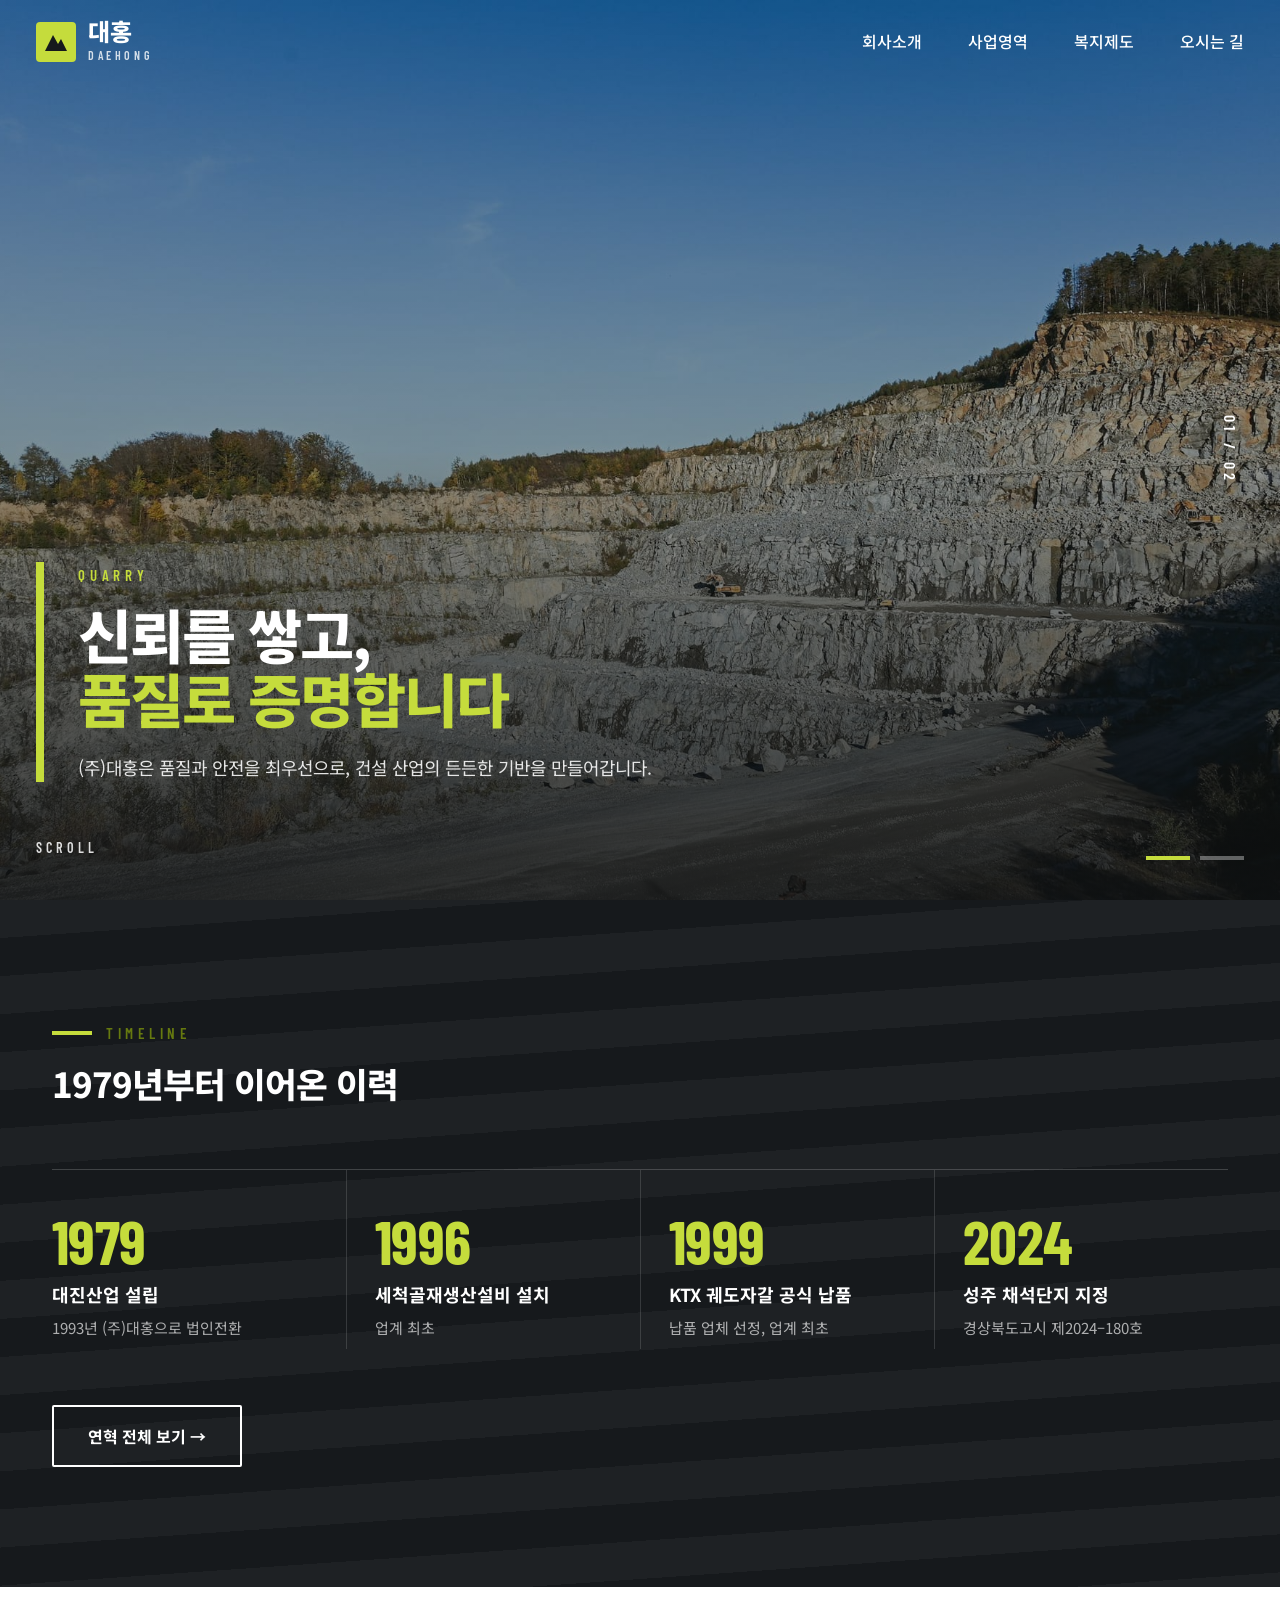
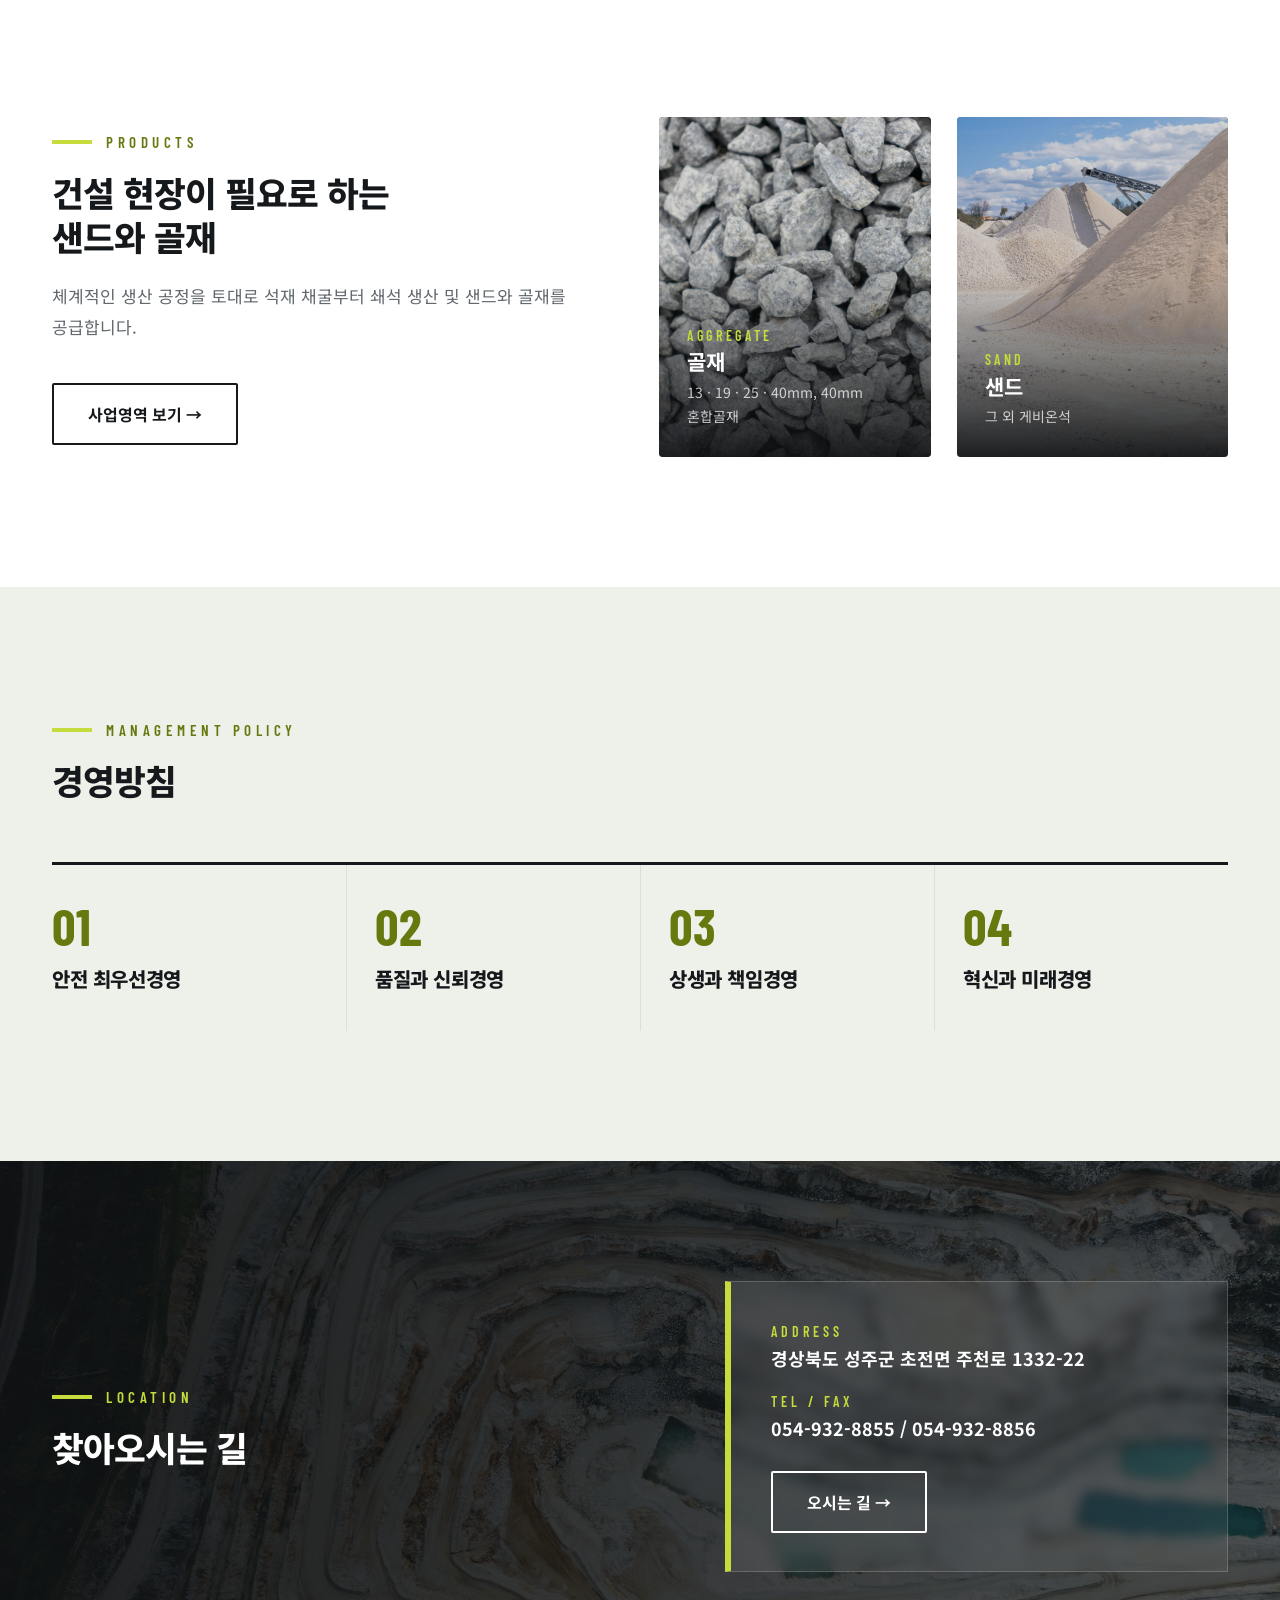
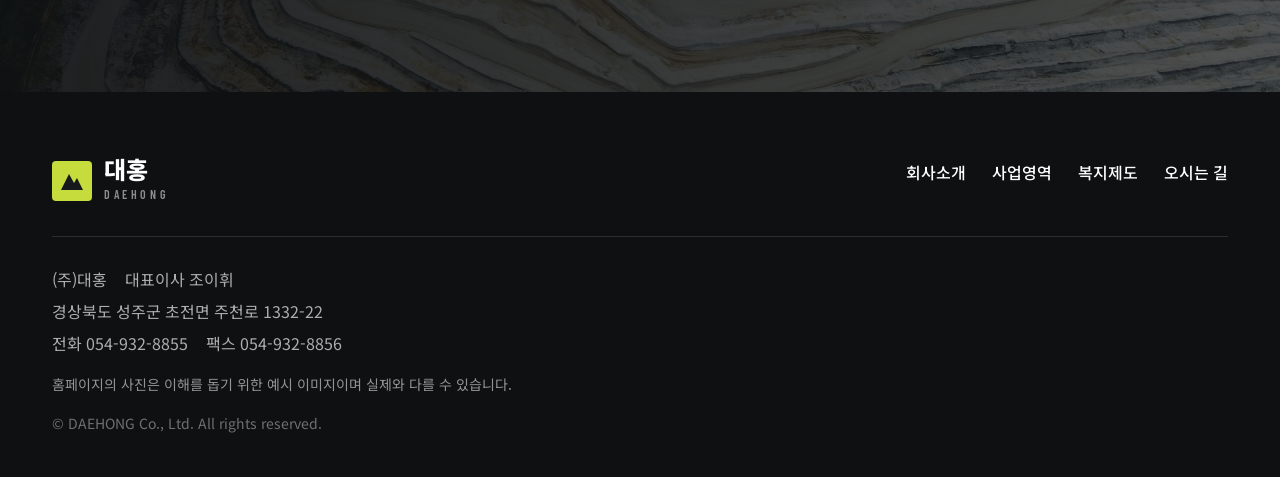
<file: index.html>
<!DOCTYPE html>
<html lang="ko">
<head>
<meta charset="UTF-8">
<meta name="viewport" content="width=device-width, initial-scale=1">
<title>(주)대홍 | 경북 성주 석산·건설용 골재</title>
<meta name="description" content="경상북도 성주군 초전면에서 석산을 운영하며 건설용 쇄석 골재를 생산하는 (주)대홍입니다.">
<meta property="og:title" content="(주)대홍 | 경북 성주 석산·건설용 골재">
<meta property="og:description" content="경상북도 성주군 초전면에서 석산을 운영하며 건설용 쇄석 골재를 생산하는 (주)대홍입니다.">
<meta property="og:type" content="website">
<link rel="preconnect" href="https://fonts.googleapis.com">
<link rel="preconnect" href="https://fonts.gstatic.com" crossorigin>
<link href="https://fonts.googleapis.com/css2?family=Barlow+Condensed:wght@500;600;700&family=Noto+Sans+KR:wght@400;500;700;800&display=swap" rel="stylesheet">
<link rel="stylesheet" href="css/style.css?v=10">
</head>
<body>
<header class="site-header" id="siteHeader">
  <div class="header-inner">
    <a href="index.html" class="brand" aria-label="대홍 홈"><span class="brand-mark"><svg viewBox="0 0 26 26" aria-hidden="true"><path d="M2 22 10 6l5 9 3-5 6 12z" fill="#16191c"/></svg></span><span><b>대홍</b><small>DAEHONG</small></span></a>
    <nav class="nav" aria-label="주 메뉴">
      <a class="" href="about.html">회사소개</a>
      <a class="" href="business.html">사업영역</a>
      <a class="" href="welfare.html">복지제도</a>
      <a class="" href="contact.html">오시는 길</a>
    </nav>
    <button class="burger" id="burger" aria-label="메뉴 열기"><span></span><span></span><span></span></button>
  </div>
</header>
<div class="drawer" id="drawer">
  <button class="drawer-close" id="drawerClose" aria-label="닫기">×</button>
  <a href="about.html"><small>ABOUT</small>회사소개</a>
  <a href="business.html"><small>BUSINESS</small>사업영역</a>
  <a href="welfare.html"><small>BENEFITS</small>복지제도</a>
  <a href="contact.html"><small>CONTACT</small>오시는 길</a>
  <p>경상북도 성주군 초전면 주천로 1332-22<br>전화 054-932-8855 · 팩스 054-932-8856</p>
</div>

<main>
<section class="hero" id="hero">
  <div class="slide"><img src="img/hero-1.jpg" alt="계단식으로 채석이 이뤄지는 석산 전경"></div>
  <div class="slide"><img src="img/hero-2.jpg" alt="채석한 암반 절벽"></div>
  
  <div class="hero-copy"><div class="wrap"><div class="bar"></div><div class="body">
    <div class="hero-eyebrow">QUARRY</div>
    <h1>신뢰를 쌓고,<br><em>품질로 증명합니다</em></h1>
    <p>(주)대홍은 품질과 안전을 최우선으로, 건설 산업의 든든한 기반을 만들어갑니다.</p>
  </div></div></div>
  
  <div class="hero-copy"><div class="wrap"><div class="bar"></div><div class="body">
    <div class="hero-eyebrow">SINCE 1979</div>
    <h1>석산에서<br><em>골재</em>까지</h1>
    <p>석재 채굴부터 쇄석 생산, 샌드와 골재 공급까지 이어갑니다.</p>
  </div></div></div>
  <div class="hero-scroll">SCROLL</div>
  <div class="hero-count" id="heroCount">01 / 02</div>
  <div class="hero-dots"><button aria-label="1번"></button><button aria-label="2번"></button></div>
</section>

<section class="strata">
  <div class="wrap">
    <div class="rv"><div class="label">TIMELINE</div><h2 class="h2">1979년부터 이어온 이력</h2></div>
    <div class="years y4">
      <div class="year rv"><b>1979</b><h3>대진산업 설립</h3><p>1993년 (주)대홍으로 법인전환</p></div>
      <div class="year rv d1"><b>1996</b><h3>세척골재생산설비 설치</h3><p>업계 최초</p></div>
      <div class="year rv d2"><b>1999</b><h3>KTX 궤도자갈 공식 납품</h3><p>납품 업체 선정, 업계 최초</p></div>
      <div class="year rv d1"><b>2024</b><h3>성주 채석단지 지정</h3><p>경상북도고시 제2024–180호</p></div>
    </div>
    <a class="btn light" href="about.html#history">연혁 전체 보기 →</a>
  </div>
</section>

<section class="sec">
  <div class="wrap split">
    <div class="rv">
      <div class="label">PRODUCTS</div>
      <h2 class="h2">건설 현장이 필요로 하는<br>샌드와 골재</h2>
      <p class="lead">체계적인 생산 공정을 토대로 석재 채굴부터 쇄석 생산 및 샌드와 골재를 공급합니다.</p>
      <a class="btn" href="business.html">사업영역 보기 →</a>
    </div>
    <div class="cards2 rv d1">
      <div class="pcard"><img src="img/aggregate.jpg" alt="쇄석 골재"><div class="cap"><small>AGGREGATE</small><b>골재</b><span>13 · 19 · 25 · 40mm, 40mm 혼합골재</span></div></div>
      <div class="pcard"><img src="img/spec-sand.jpg" alt="샌드"><div class="cap"><small>SAND</small><b>샌드</b><span>그 외 게비온석</span></div></div>
    </div>
  </div>
</section>


<section class="sec sec-paper" id="policy">
  <div class="wrap">
    <div class="rv"><div class="label">MANAGEMENT POLICY</div><h2 class="h2">경영방침</h2></div>
    <div class="policy">
      <div class="pol rv d0"><b>01</b><h3>안전 최우선경영</h3></div>
      <div class="pol rv d1"><b>02</b><h3>품질과 신뢰경영</h3></div>
      <div class="pol rv d2"><b>03</b><h3>상생과 책임경영</h3></div>
      <div class="pol rv d0"><b>04</b><h3>혁신과 미래경영</h3></div>
    </div>
  </div>
</section>


<section class="band">
  <img src="img/strata.jpg" alt="" style="object-position:center 40%">
  <div class="wrap">
    <div class="rv"><div class="label" style="color:#c5dc3c">LOCATION</div><h2 style="margin-top:16px">찾아오시는 길</h2></div>
    <div class="contact-box rv d1"><dl>
      <dt>ADDRESS</dt><dd>경상북도 성주군 초전면 주천로 1332-22</dd>
      <dt>TEL / FAX</dt><dd>054-932-8855 / 054-932-8856</dd>
    </dl><a class="btn light" href="contact.html" style="margin-top:28px">오시는 길 →</a></div>
  </div>
</section>
</main>
<footer class="site-footer">
  <div class="wrap">
    <div class="foot-top">
      <a href="index.html" class="brand"><span class="brand-mark"><svg viewBox="0 0 26 26" aria-hidden="true"><path d="M2 22 10 6l5 9 3-5 6 12z" fill="#16191c"/></svg></span><span><b>대홍</b><small>DAEHONG</small></span></a>
      <div class="foot-links"><a href="about.html">회사소개</a><a href="business.html">사업영역</a><a href="welfare.html">복지제도</a><a href="contact.html">오시는 길</a></div>
    </div>
    <div class="foot-info">
      <span>(주)대홍</span><span>대표이사 조이휘</span><br>
      <span>경상북도 성주군 초전면 주천로 1332-22</span><br>
      <span>전화 054-932-8855</span><span>팩스 054-932-8856</span>
      <p class="foot-note">홈페이지의 사진은 이해를 돕기 위한 예시 이미지이며 실제와 다를 수 있습니다.</p>
      <div class="foot-copy">© DAEHONG Co., Ltd. All rights reserved.</div>
    </div>
  </div>
</footer>
<script src="js/script.js?v=10"></script>
</body>
</html>
</file>
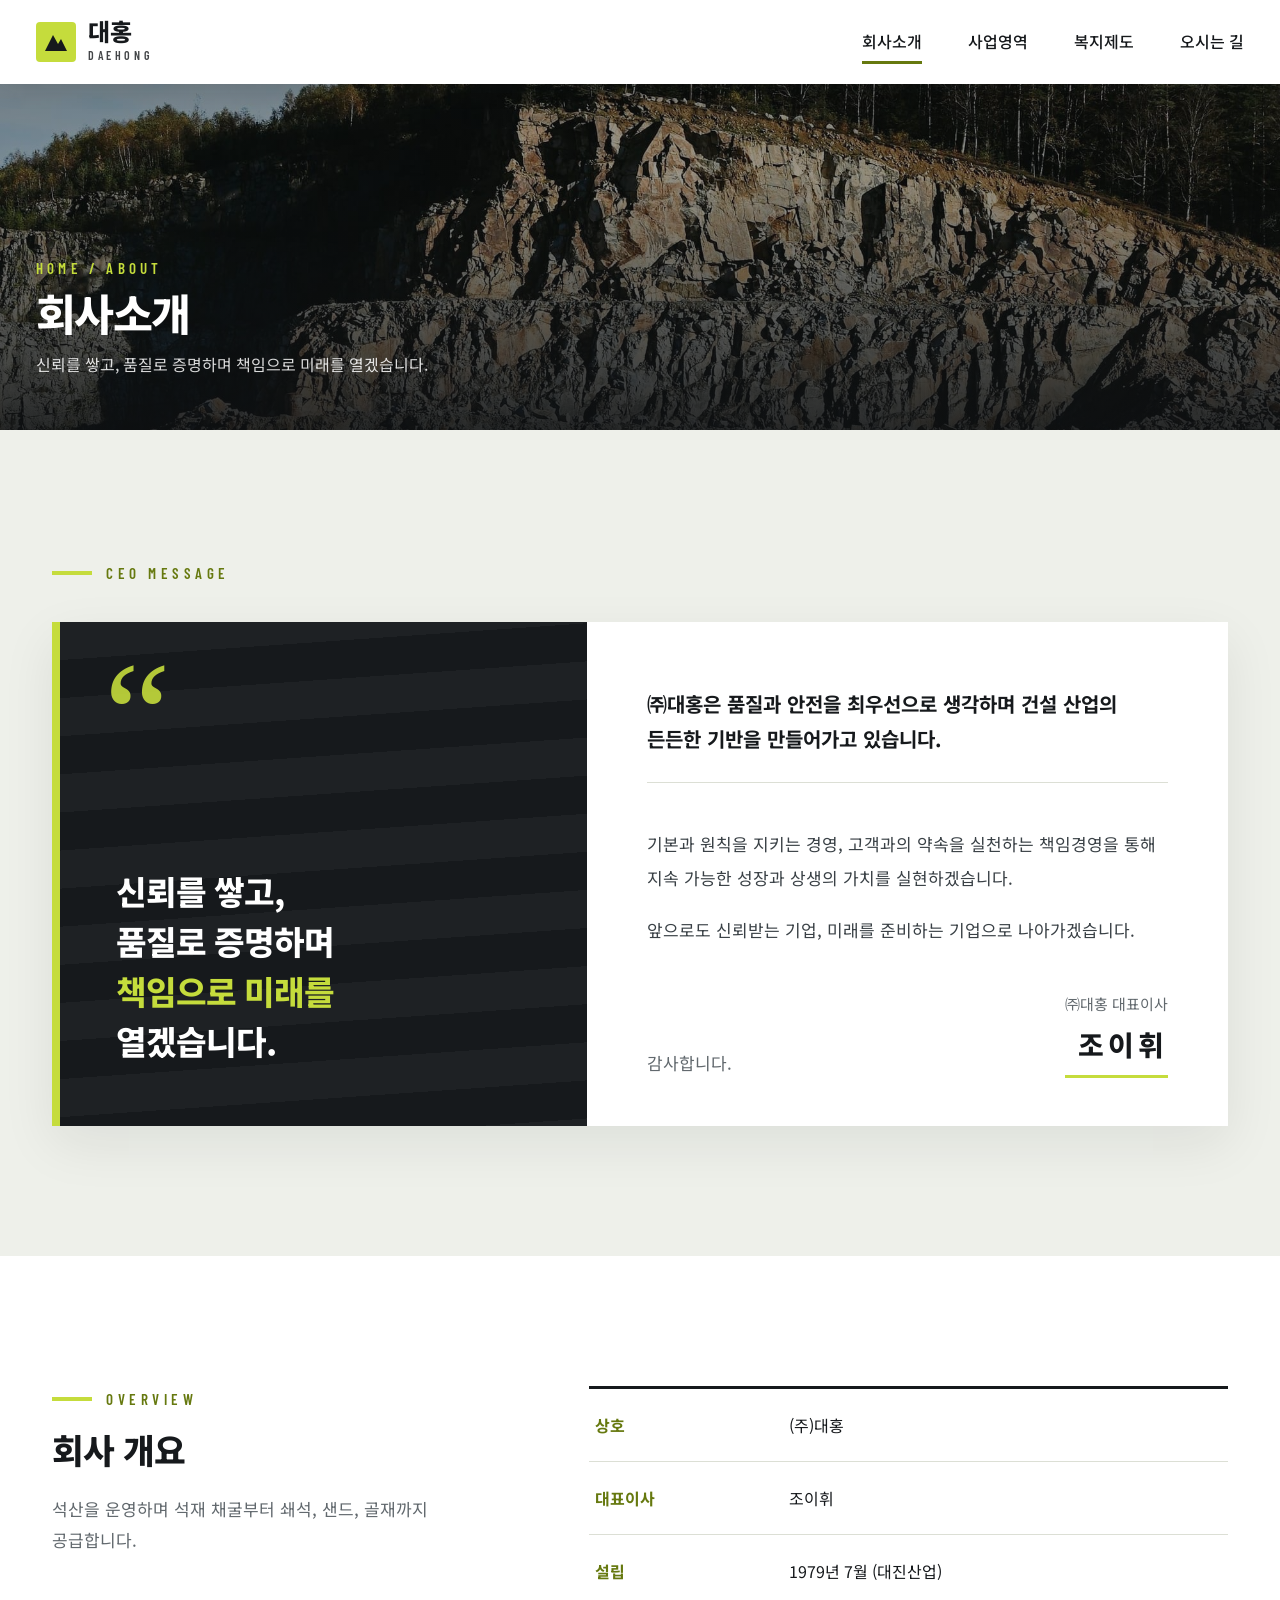
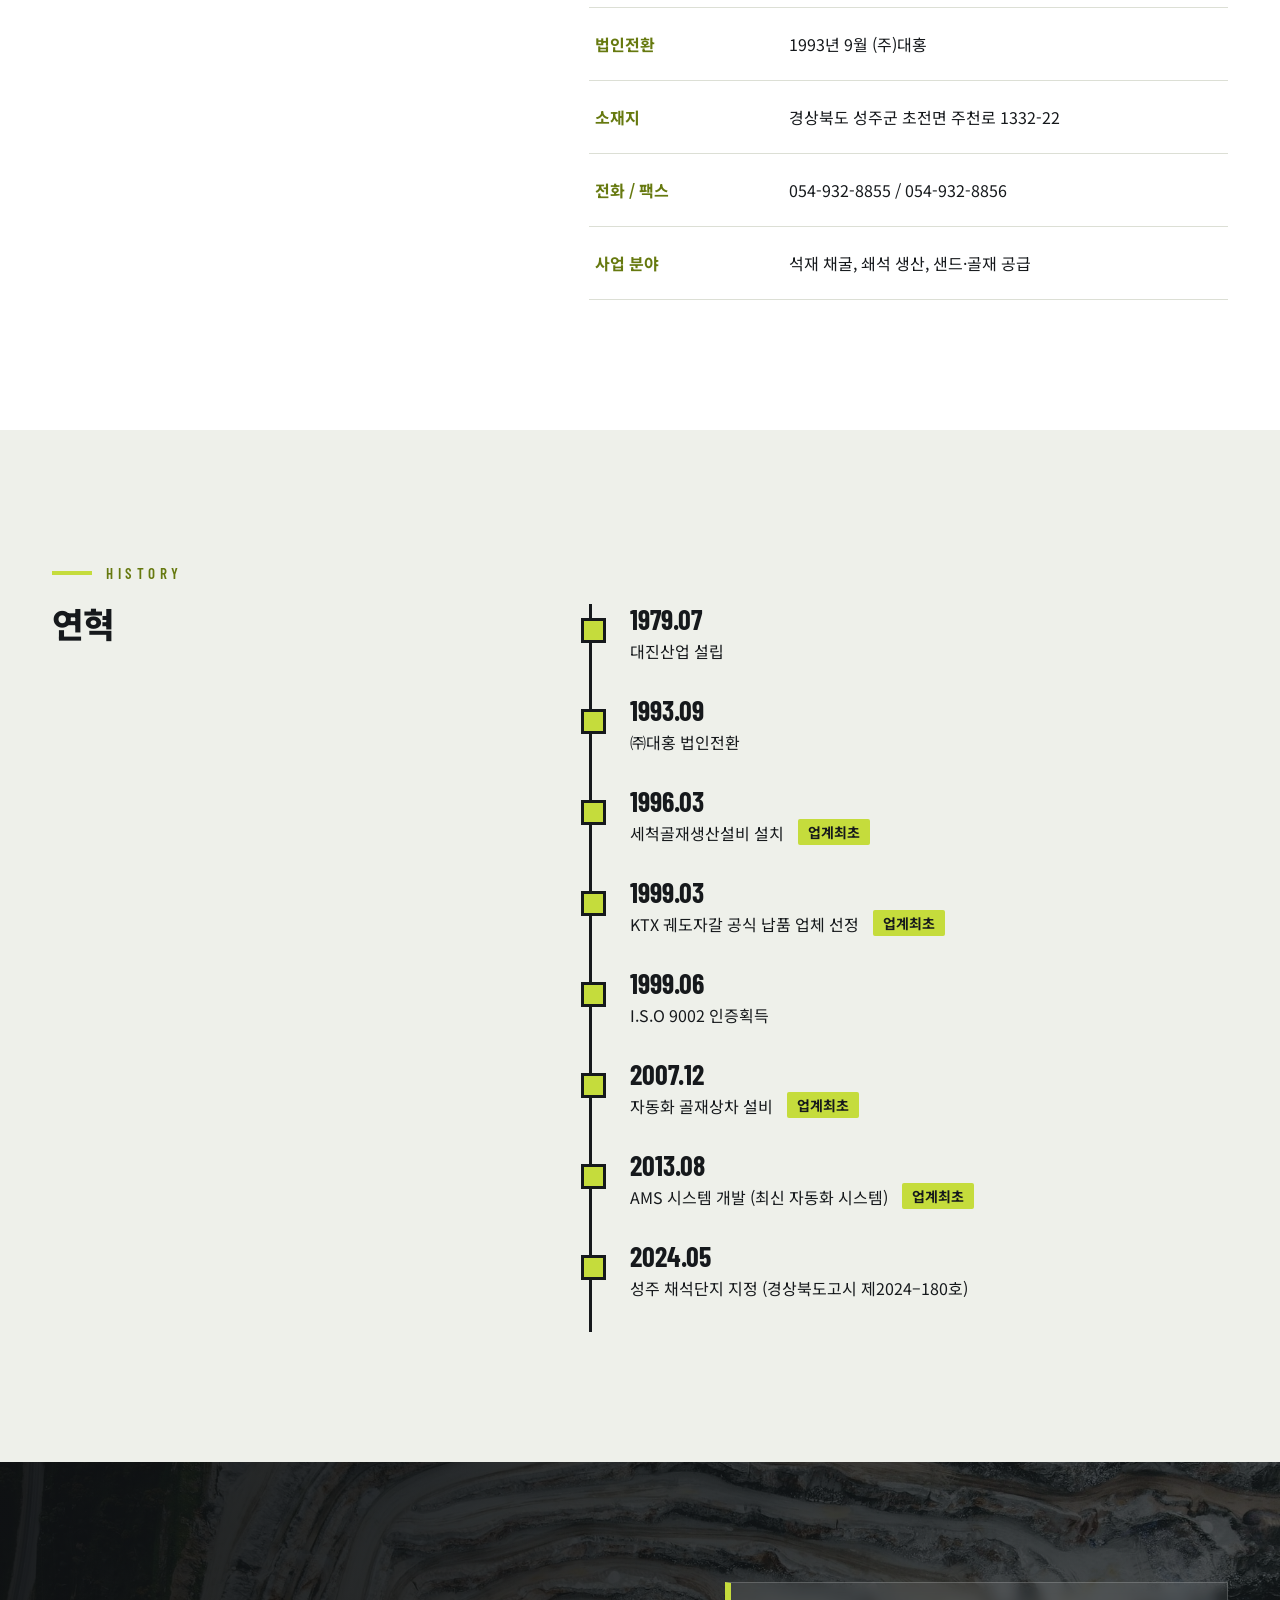
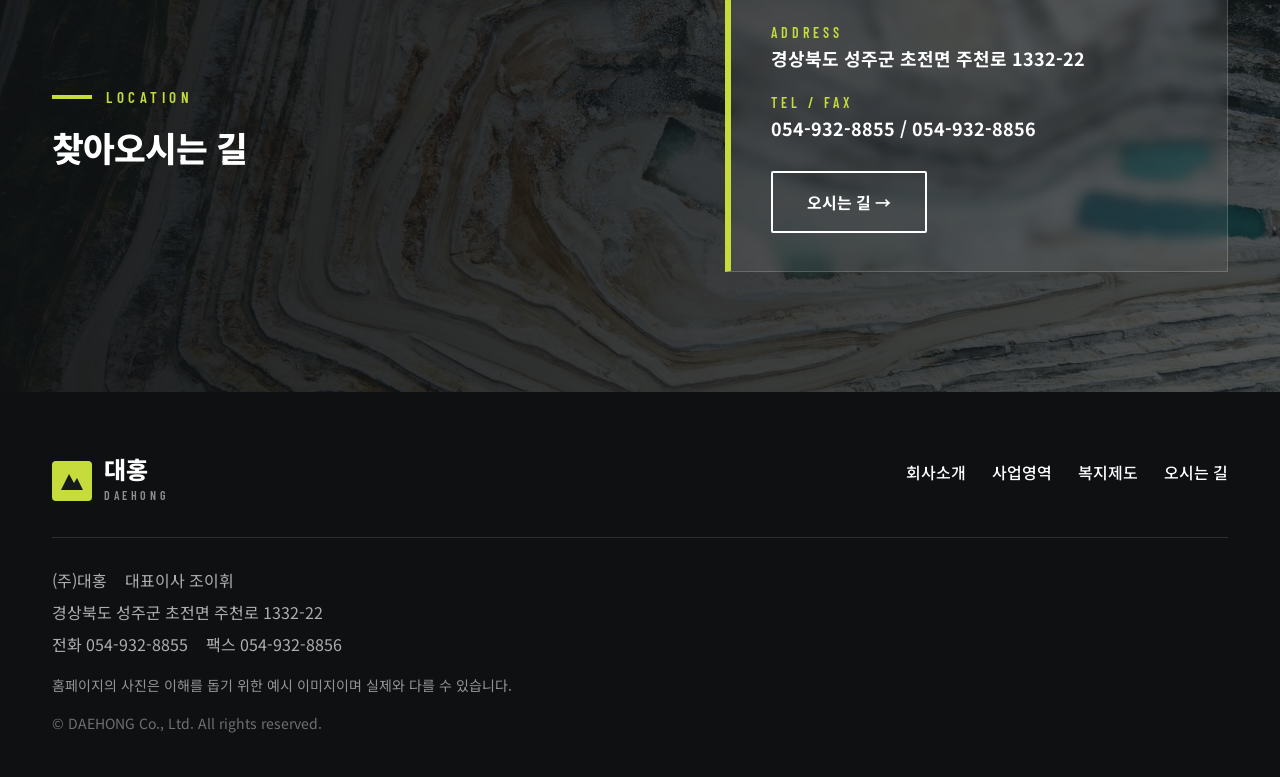
<file: about.html>
<!DOCTYPE html>
<html lang="ko">
<head>
<meta charset="UTF-8">
<meta name="viewport" content="width=device-width, initial-scale=1">
<title>회사소개 | (주)대홍</title>
<meta name="description" content="(주)대홍 CEO 인사말, 회사 개요, 연혁 — 경북 성주군 초전면 석산 운영, 건설용 골재 생산.">
<meta property="og:title" content="회사소개 | (주)대홍">
<meta property="og:description" content="(주)대홍 CEO 인사말, 회사 개요, 연혁 — 경북 성주군 초전면 석산 운영, 건설용 골재 생산.">
<meta property="og:type" content="website">
<link rel="preconnect" href="https://fonts.googleapis.com">
<link rel="preconnect" href="https://fonts.gstatic.com" crossorigin>
<link href="https://fonts.googleapis.com/css2?family=Barlow+Condensed:wght@500;600;700&family=Noto+Sans+KR:wght@400;500;700;800&display=swap" rel="stylesheet">
<link rel="stylesheet" href="css/style.css?v=10">
</head>
<body>
<header class="site-header" id="siteHeader">
  <div class="header-inner">
    <a href="index.html" class="brand" aria-label="대홍 홈"><span class="brand-mark"><svg viewBox="0 0 26 26" aria-hidden="true"><path d="M2 22 10 6l5 9 3-5 6 12z" fill="#16191c"/></svg></span><span><b>대홍</b><small>DAEHONG</small></span></a>
    <nav class="nav" aria-label="주 메뉴">
      <a class="active" href="about.html">회사소개</a>
      <a class="" href="business.html">사업영역</a>
      <a class="" href="welfare.html">복지제도</a>
      <a class="" href="contact.html">오시는 길</a>
    </nav>
    <button class="burger" id="burger" aria-label="메뉴 열기"><span></span><span></span><span></span></button>
  </div>
</header>
<div class="drawer" id="drawer">
  <button class="drawer-close" id="drawerClose" aria-label="닫기">×</button>
  <a href="about.html"><small>ABOUT</small>회사소개</a>
  <a href="business.html"><small>BUSINESS</small>사업영역</a>
  <a href="welfare.html"><small>BENEFITS</small>복지제도</a>
  <a href="contact.html"><small>CONTACT</small>오시는 길</a>
  <p>경상북도 성주군 초전면 주천로 1332-22<br>전화 054-932-8855 · 팩스 054-932-8856</p>
</div>

<section class="sub-visual" style="background-image:url('img/banner-about.jpg');background-position:center 50%">
  <div class="wrap"><div class="crumb">HOME / ABOUT</div><h1>회사소개</h1><p>신뢰를 쌓고, 품질로 증명하며 책임으로 미래를 열겠습니다.</p></div>
</section>
<main>
<section class="sec sec-paper ceo" id="greeting">
  <div class="wrap">
    <div class="rv"><div class="label">CEO MESSAGE</div></div>
    <div class="ceo-grid">
      <div class="ceo-head rv">
        <span class="qmark" aria-hidden="true">&ldquo;</span>
        <h2>신뢰를 쌓고,<br>품질로 증명하며<br><em>책임으로 미래를</em><br>열겠습니다.</h2>
      </div>
      <div class="ceo-body rv d1">
        <p class="ceo-lead">㈜대홍은 품질과 안전을 최우선으로 생각하며 건설 산업의 든든한 기반을 만들어가고 있습니다.</p>
        <p>기본과 원칙을 지키는 경영, 고객과의 약속을 실천하는 책임경영을 통해 지속 가능한 성장과 상생의 가치를 실현하겠습니다.</p>
        <p>앞으로도 신뢰받는 기업, 미래를 준비하는 기업으로 나아가겠습니다.</p>
        <div class="ceo-sign">
          <span class="thanks">감사합니다.</span>
          <div class="who"><small>㈜대홍 대표이사</small><b>조이휘</b></div>
        </div>
      </div>
    </div>
  </div>
</section>

<section class="sec">
  <div class="wrap overview">
    <div class="rv"><div class="label">OVERVIEW</div><h2 class="h2">회사 개요</h2>
    <p class="lead">석산을 운영하며 석재 채굴부터 쇄석, 샌드, 골재까지 공급합니다.</p></div>
    <dl class="dl rv d1">
      <div><dt>상호</dt><dd>(주)대홍</dd></div>
      <div><dt>대표이사</dt><dd>조이휘</dd></div>
      <div><dt>설립</dt><dd>1979년 7월 (대진산업)</dd></div>
      <div><dt>법인전환</dt><dd>1993년 9월 (주)대홍</dd></div>
      <div><dt>소재지</dt><dd>경상북도 성주군 초전면 주천로 1332-22</dd></div>
      <div><dt>전화 / 팩스</dt><dd>054-932-8855 / 054-932-8856</dd></div>
      <div><dt>사업 분야</dt><dd>석재 채굴, 쇄석 생산, 샌드·골재 공급</dd></div>
    </dl>
  </div>
</section>

<section class="sec sec-paper" id="history">
  <div class="wrap overview">
    <div class="rv"><div class="label">HISTORY</div><h2 class="h2">연혁</h2></div>
    <ul class="hist rv d1">
      <li><b>1979.07</b><p>대진산업 설립</p></li>
      <li><b>1993.09</b><p>㈜대홍 법인전환</p></li>
      <li><b>1996.03</b><p>세척골재생산설비 설치 <em>업계최초</em></p></li>
      <li><b>1999.03</b><p>KTX 궤도자갈 공식 납품 업체 선정 <em>업계최초</em></p></li>
      <li><b>1999.06</b><p>I.S.O 9002 인증획득</p></li>
      <li><b>2007.12</b><p>자동화 골재상차 설비 <em>업계최초</em></p></li>
      <li><b>2013.08</b><p>AMS 시스템 개발 (최신 자동화 시스템) <em>업계최초</em></p></li>
      <li><b>2024.05</b><p>성주 채석단지 지정 (경상북도고시 제2024–180호)</p></li>
    </ul>
  </div>
</section>


<section class="band">
  <img src="img/strata.jpg" alt="" style="object-position:center 40%">
  <div class="wrap">
    <div class="rv"><div class="label" style="color:#c5dc3c">LOCATION</div><h2 style="margin-top:16px">찾아오시는 길</h2></div>
    <div class="contact-box rv d1"><dl>
      <dt>ADDRESS</dt><dd>경상북도 성주군 초전면 주천로 1332-22</dd>
      <dt>TEL / FAX</dt><dd>054-932-8855 / 054-932-8856</dd>
    </dl><a class="btn light" href="contact.html" style="margin-top:28px">오시는 길 →</a></div>
  </div>
</section>
</main>
<footer class="site-footer">
  <div class="wrap">
    <div class="foot-top">
      <a href="index.html" class="brand"><span class="brand-mark"><svg viewBox="0 0 26 26" aria-hidden="true"><path d="M2 22 10 6l5 9 3-5 6 12z" fill="#16191c"/></svg></span><span><b>대홍</b><small>DAEHONG</small></span></a>
      <div class="foot-links"><a href="about.html">회사소개</a><a href="business.html">사업영역</a><a href="welfare.html">복지제도</a><a href="contact.html">오시는 길</a></div>
    </div>
    <div class="foot-info">
      <span>(주)대홍</span><span>대표이사 조이휘</span><br>
      <span>경상북도 성주군 초전면 주천로 1332-22</span><br>
      <span>전화 054-932-8855</span><span>팩스 054-932-8856</span>
      <p class="foot-note">홈페이지의 사진은 이해를 돕기 위한 예시 이미지이며 실제와 다를 수 있습니다.</p>
      <div class="foot-copy">© DAEHONG Co., Ltd. All rights reserved.</div>
    </div>
  </div>
</footer>
<script src="js/script.js?v=10"></script>
</body>
</html>
</file>
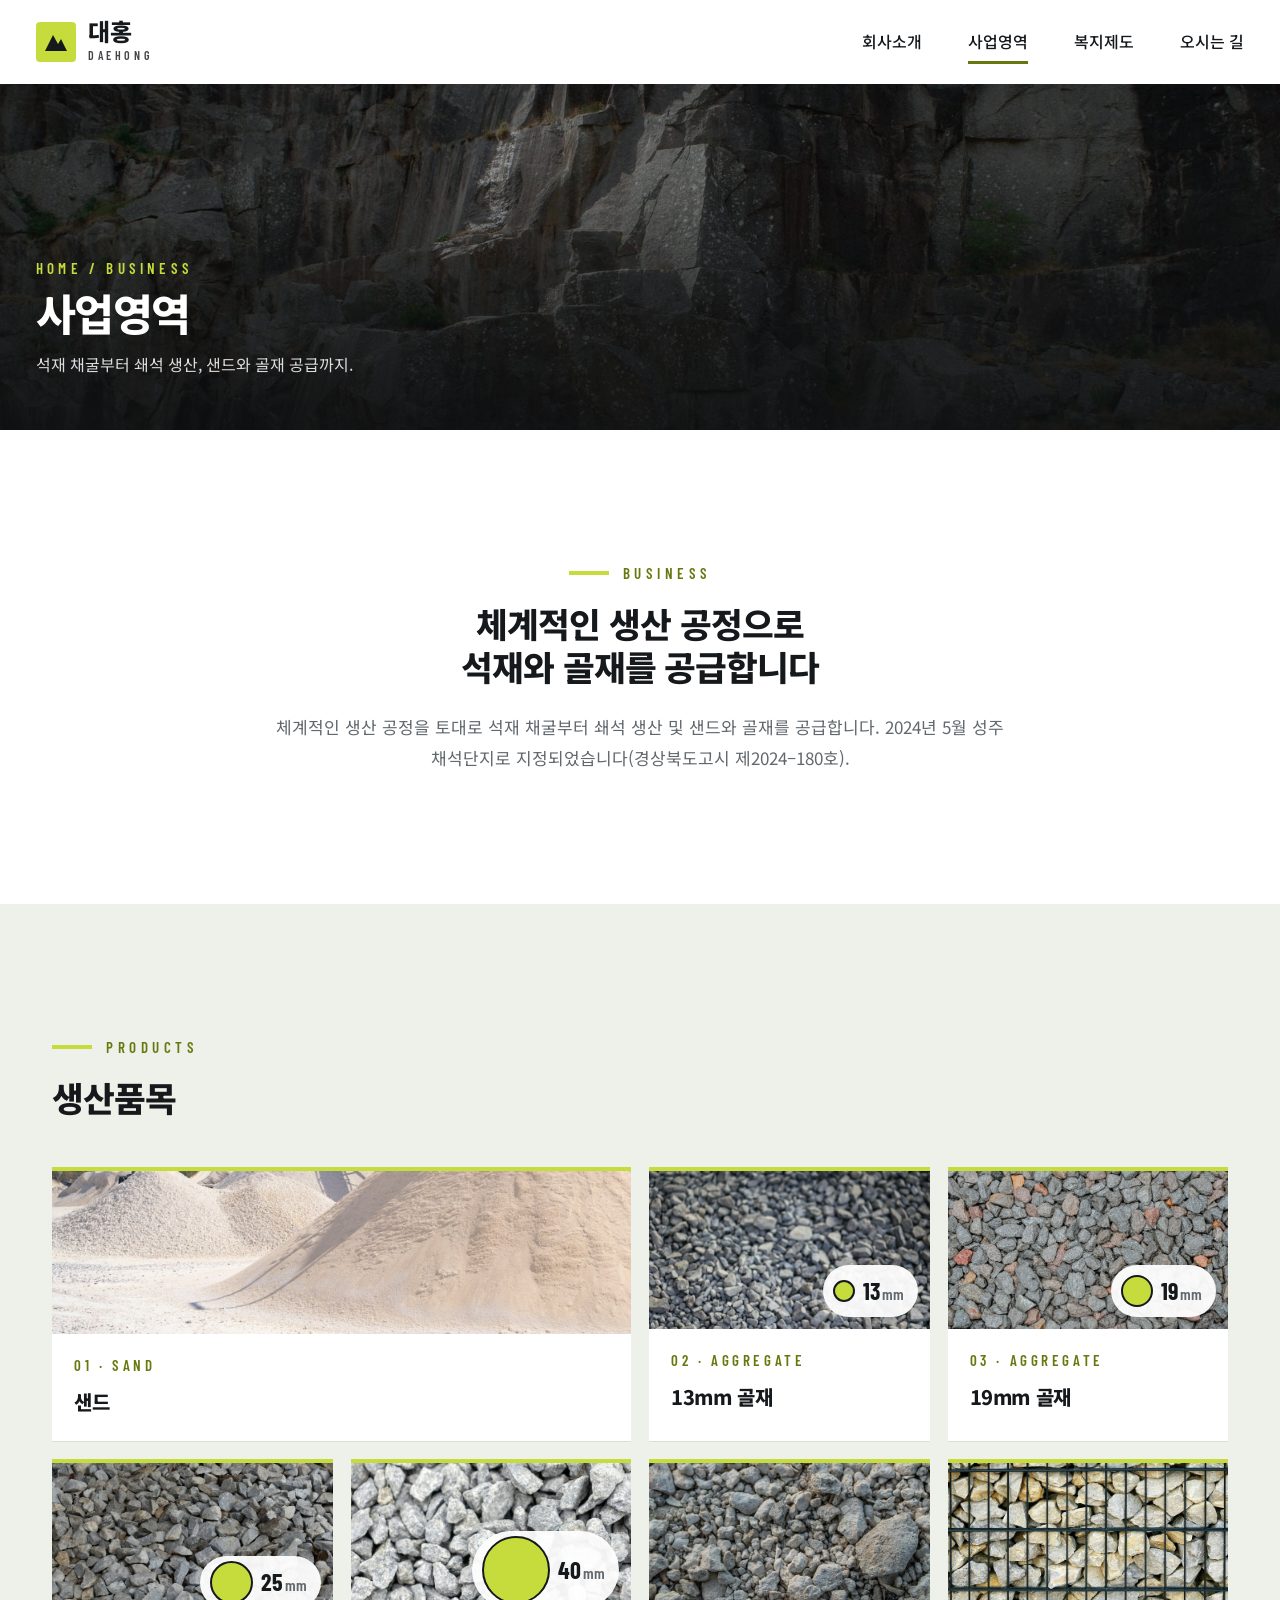
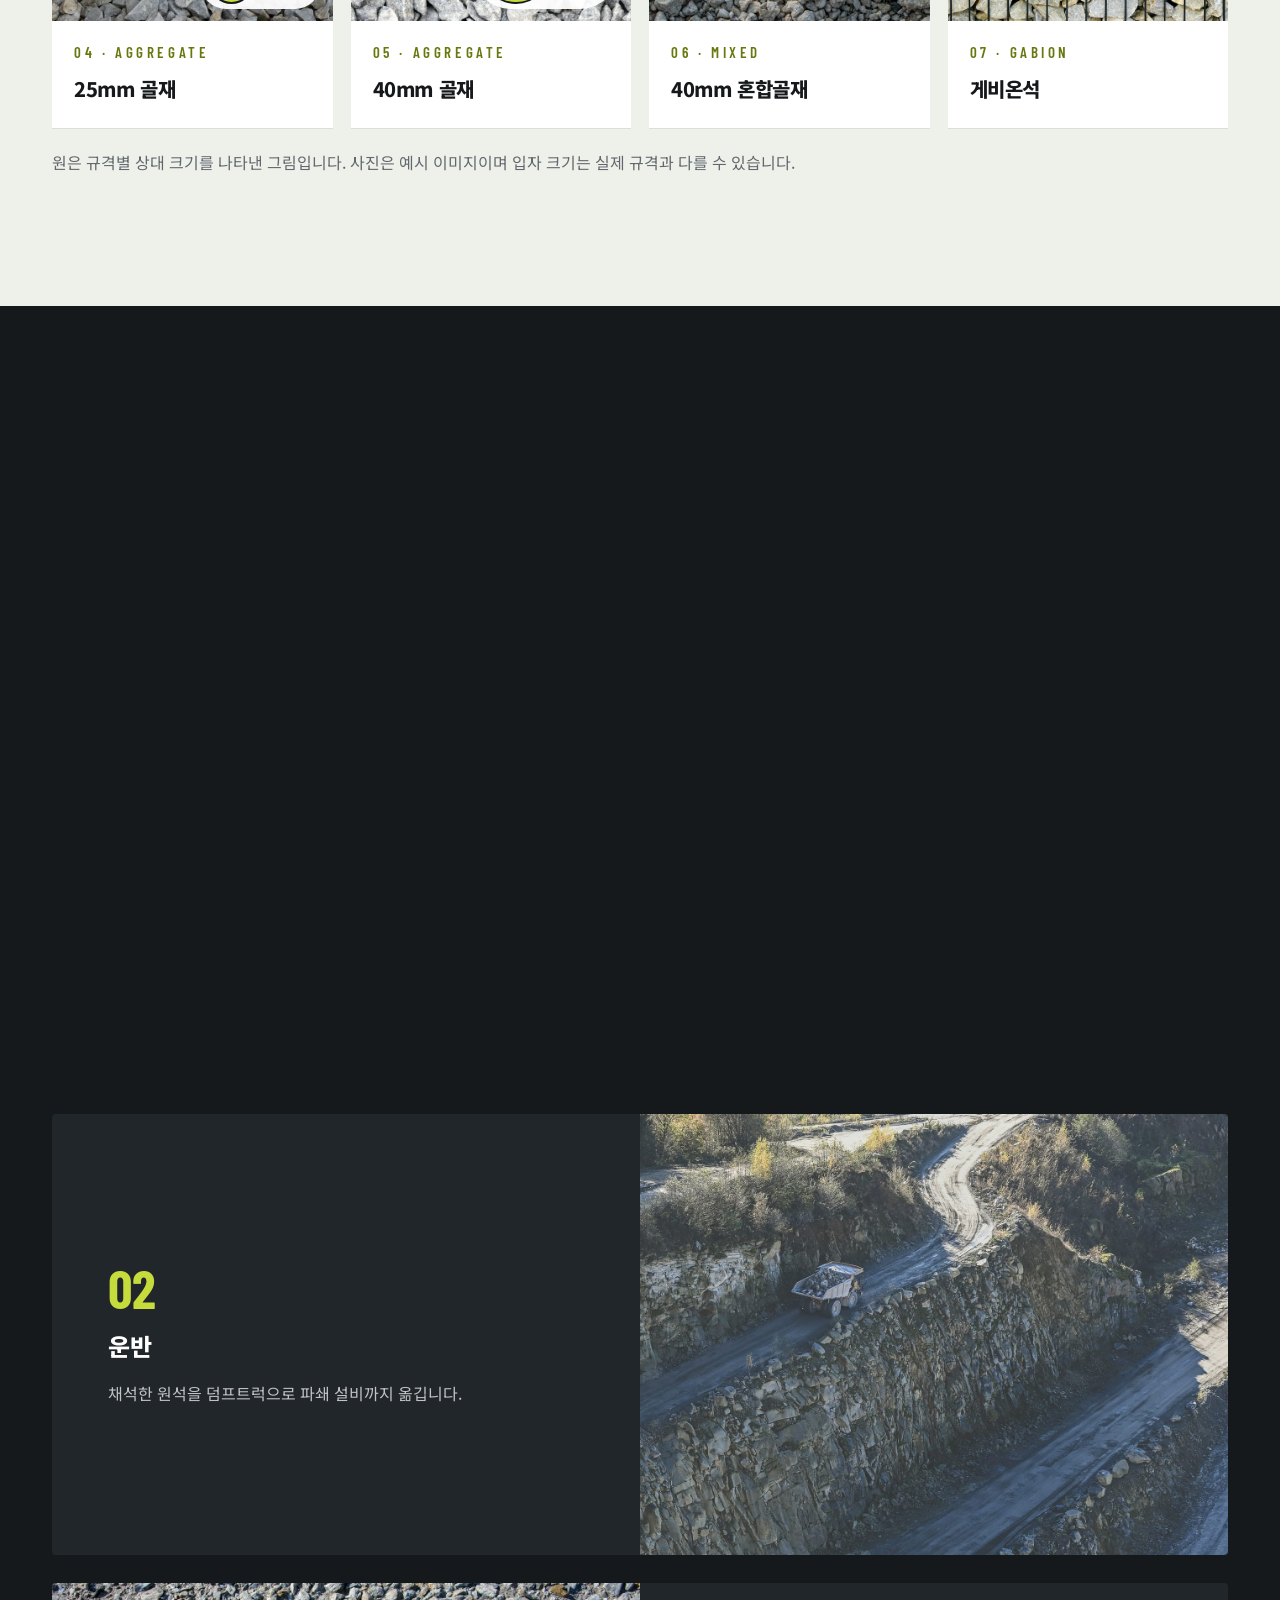
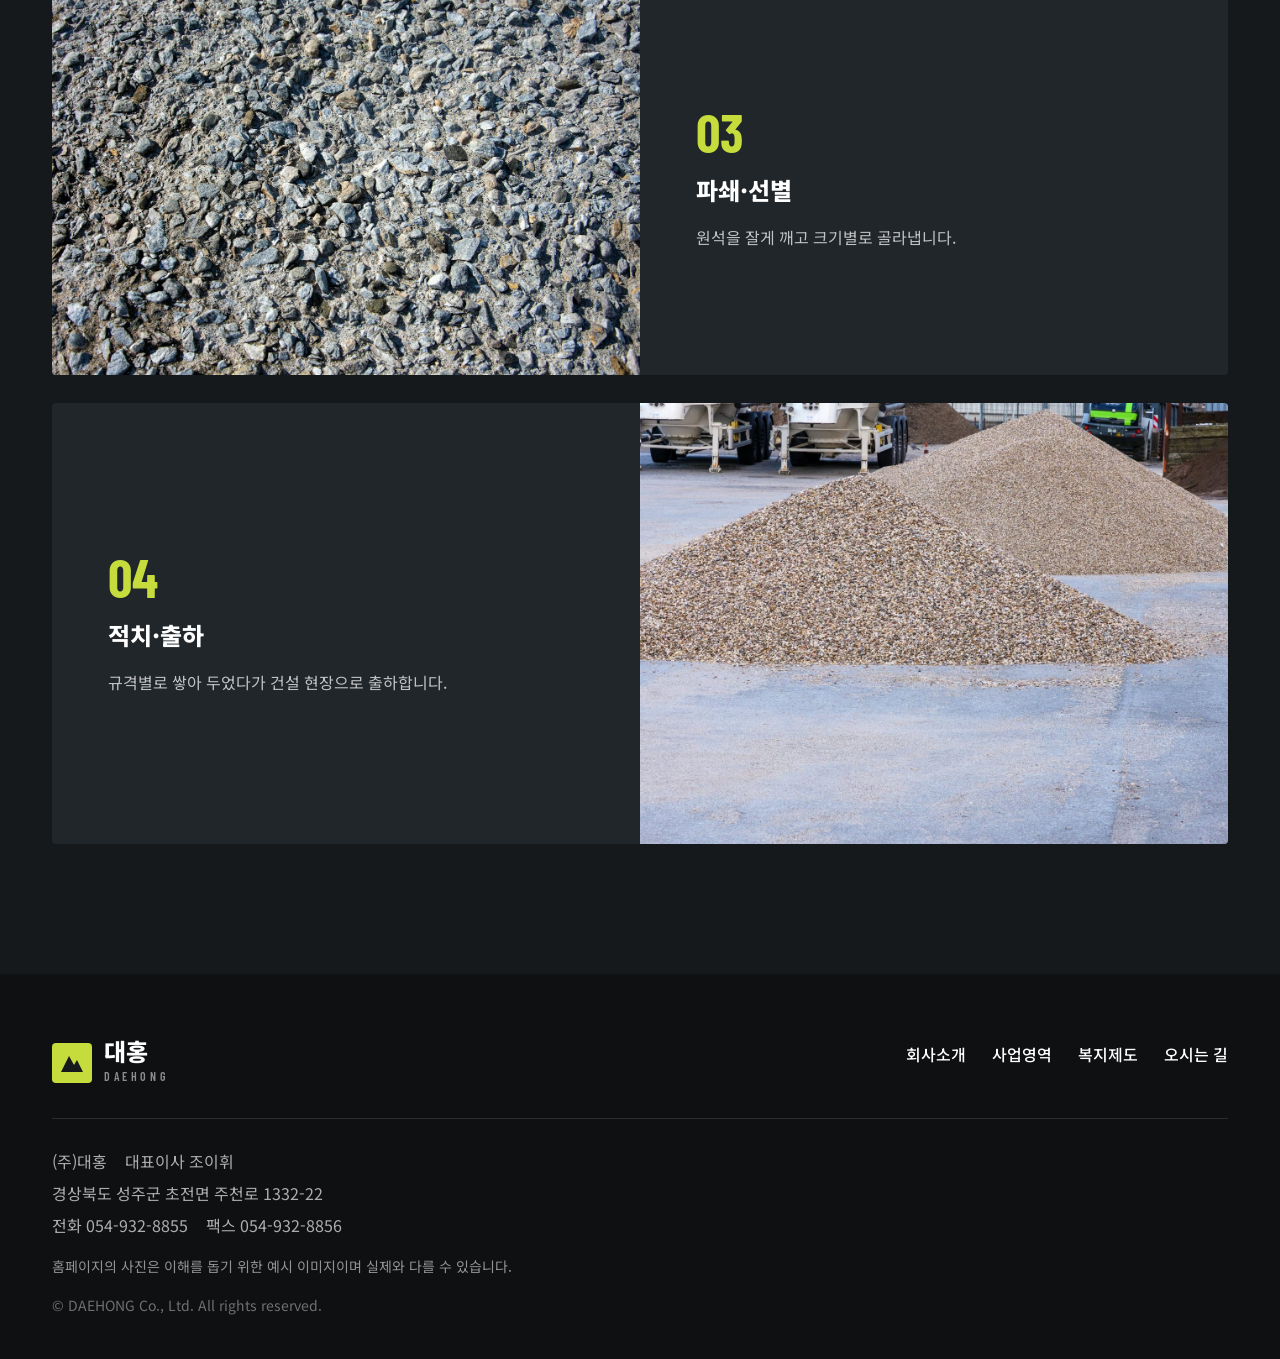
<file: business.html>
<!DOCTYPE html>
<html lang="ko">
<head>
<meta charset="UTF-8">
<meta name="viewport" content="width=device-width, initial-scale=1">
<title>사업영역 | (주)대홍</title>
<meta name="description" content="(주)대홍 사업영역 — 석재 채굴부터 쇄석 생산, 샌드와 골재 공급. 생산품목 안내.">
<meta property="og:title" content="사업영역 | (주)대홍">
<meta property="og:description" content="(주)대홍 사업영역 — 석재 채굴부터 쇄석 생산, 샌드와 골재 공급. 생산품목 안내.">
<meta property="og:type" content="website">
<link rel="preconnect" href="https://fonts.googleapis.com">
<link rel="preconnect" href="https://fonts.gstatic.com" crossorigin>
<link href="https://fonts.googleapis.com/css2?family=Barlow+Condensed:wght@500;600;700&family=Noto+Sans+KR:wght@400;500;700;800&display=swap" rel="stylesheet">
<link rel="stylesheet" href="css/style.css?v=10">
</head>
<body>
<header class="site-header" id="siteHeader">
  <div class="header-inner">
    <a href="index.html" class="brand" aria-label="대홍 홈"><span class="brand-mark"><svg viewBox="0 0 26 26" aria-hidden="true"><path d="M2 22 10 6l5 9 3-5 6 12z" fill="#16191c"/></svg></span><span><b>대홍</b><small>DAEHONG</small></span></a>
    <nav class="nav" aria-label="주 메뉴">
      <a class="" href="about.html">회사소개</a>
      <a class="active" href="business.html">사업영역</a>
      <a class="" href="welfare.html">복지제도</a>
      <a class="" href="contact.html">오시는 길</a>
    </nav>
    <button class="burger" id="burger" aria-label="메뉴 열기"><span></span><span></span><span></span></button>
  </div>
</header>
<div class="drawer" id="drawer">
  <button class="drawer-close" id="drawerClose" aria-label="닫기">×</button>
  <a href="about.html"><small>ABOUT</small>회사소개</a>
  <a href="business.html"><small>BUSINESS</small>사업영역</a>
  <a href="welfare.html"><small>BENEFITS</small>복지제도</a>
  <a href="contact.html"><small>CONTACT</small>오시는 길</a>
  <p>경상북도 성주군 초전면 주천로 1332-22<br>전화 054-932-8855 · 팩스 054-932-8856</p>
</div>

<section class="sub-visual" style="background-image:url('img/banner-product.jpg');background-position:center 50%">
  <div class="wrap"><div class="crumb">HOME / BUSINESS</div><h1>사업영역</h1><p>석재 채굴부터 쇄석 생산, 샌드와 골재 공급까지.</p></div>
</section>
<main>
<section class="sec">
  <div class="wrap center-block">
    <div class="rv">
      <div class="label">BUSINESS</div>
      <h2 class="h2">체계적인 생산 공정으로<br>석재와 골재를 공급합니다</h2>
      <p class="lead">체계적인 생산 공정을 토대로 석재 채굴부터 쇄석 생산 및 샌드와 골재를 공급합니다. 2024년 5월 성주 채석단지로 지정되었습니다(경상북도고시 제2024–180호).</p>
    </div>
  </div>
</section>

<section class="sec sec-paper">
  <div class="wrap">
    <div class="rv"><div class="label">PRODUCTS</div><h2 class="h2">생산품목</h2></div>
    <div class="specs">
      <div class="spec wide rv d0"><div class="sp-img"><img src="img/spec-sand.jpg" alt=""></div><div class="sp-body"><small>01 · SAND</small><b>샌드</b></div></div>
      <div class="spec rv d1"><div class="sp-img"><img src="img/spec-13.jpg" alt=""><div class="sp-mm"><i style="--d:22px"></i><span><strong>13</strong>mm</span></div></div><div class="sp-body"><small>02 · AGGREGATE</small><b>13mm 골재</b></div></div>
      <div class="spec rv d2"><div class="sp-img"><img src="img/spec-19.jpg" alt=""><div class="sp-mm"><i style="--d:32px"></i><span><strong>19</strong>mm</span></div></div><div class="sp-body"><small>03 · AGGREGATE</small><b>19mm 골재</b></div></div>
      <div class="spec rv d0"><div class="sp-img"><img src="img/spec-25.jpg" alt=""><div class="sp-mm"><i style="--d:43px"></i><span><strong>25</strong>mm</span></div></div><div class="sp-body"><small>04 · AGGREGATE</small><b>25mm 골재</b></div></div>
      <div class="spec rv d1"><div class="sp-img"><img src="img/aggregate.jpg" alt=""><div class="sp-mm"><i style="--d:68px"></i><span><strong>40</strong>mm</span></div></div><div class="sp-body"><small>05 · AGGREGATE</small><b>40mm 골재</b></div></div>
      <div class="spec rv d2"><div class="sp-img"><img src="img/spec-mix.jpg" alt=""></div><div class="sp-body"><small>06 · MIXED</small><b>40mm 혼합골재</b></div></div>
      <div class="spec rv d0"><div class="sp-img"><img src="img/spec-gabion.jpg" alt=""></div><div class="sp-body"><small>07 · GABION</small><b>게비온석</b></div></div>
    </div>
    <p class="note">원은 규격별 상대 크기를 나타낸 그림입니다. 사진은 예시 이미지이며 입자 크기는 실제 규격과 다를 수 있습니다.</p>
  </div>
</section>

<section class="sec sec-dark" id="process">
  <div class="wrap">
    <div class="rv"><div class="label">PROCESS</div><h2 class="h2">생산 과정</h2>
    <p class="lead">골재 생산의 일반적인 흐름입니다.</p></div>
    <div class="proc">
      <div class="prow rv"><div class="pimg"><img src="img/face.jpg" alt="계단식으로 채석한 암반 절벽"></div><div class="pbody"><div class="pno">01</div><h3>채석</h3><p>암반을 단계적으로 채석해 원석을 확보합니다.</p></div></div>
      <div class="prow rv"><div class="pimg"><img src="img/haul.jpg" alt="채석장 운반 도로"></div><div class="pbody"><div class="pno">02</div><h3>운반</h3><p>채석한 원석을 덤프트럭으로 파쇄 설비까지 옮깁니다.</p></div></div>
      <div class="prow rv"><div class="pimg"><img src="img/proc-crush.jpg" alt="크기별로 선별한 쇄석 골재"></div><div class="pbody"><div class="pno">03</div><h3>파쇄·선별</h3><p>원석을 잘게 깨고 크기별로 골라냅니다.</p></div></div>
      <div class="prow rv"><div class="pimg"><img src="img/stockpile.jpg" alt="골재 적치"></div><div class="pbody"><div class="pno">04</div><h3>적치·출하</h3><p>규격별로 쌓아 두었다가 건설 현장으로 출하합니다.</p></div></div>
    </div>
  </div>
</section>
</main>
<footer class="site-footer">
  <div class="wrap">
    <div class="foot-top">
      <a href="index.html" class="brand"><span class="brand-mark"><svg viewBox="0 0 26 26" aria-hidden="true"><path d="M2 22 10 6l5 9 3-5 6 12z" fill="#16191c"/></svg></span><span><b>대홍</b><small>DAEHONG</small></span></a>
      <div class="foot-links"><a href="about.html">회사소개</a><a href="business.html">사업영역</a><a href="welfare.html">복지제도</a><a href="contact.html">오시는 길</a></div>
    </div>
    <div class="foot-info">
      <span>(주)대홍</span><span>대표이사 조이휘</span><br>
      <span>경상북도 성주군 초전면 주천로 1332-22</span><br>
      <span>전화 054-932-8855</span><span>팩스 054-932-8856</span>
      <p class="foot-note">홈페이지의 사진은 이해를 돕기 위한 예시 이미지이며 실제와 다를 수 있습니다.</p>
      <div class="foot-copy">© DAEHONG Co., Ltd. All rights reserved.</div>
    </div>
  </div>
</footer>
<script src="js/script.js?v=10"></script>
</body>
</html>
</file>
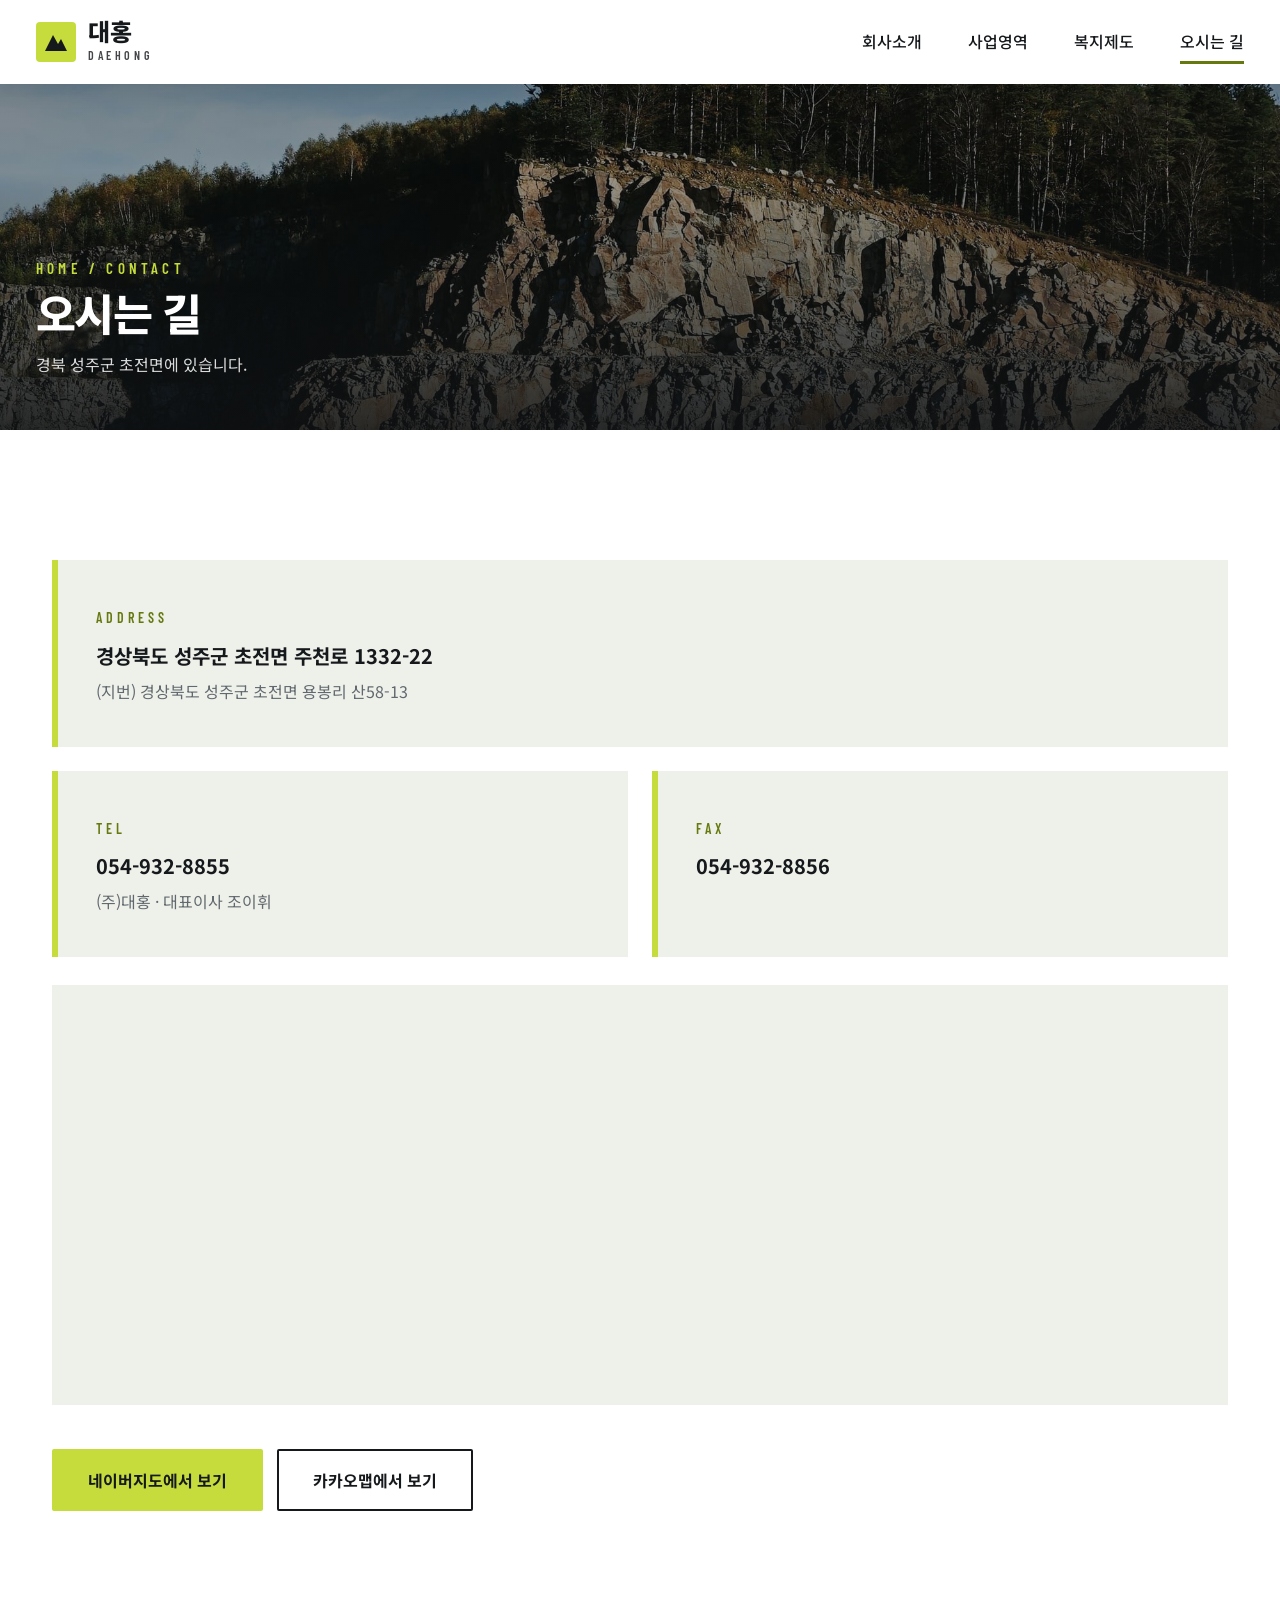
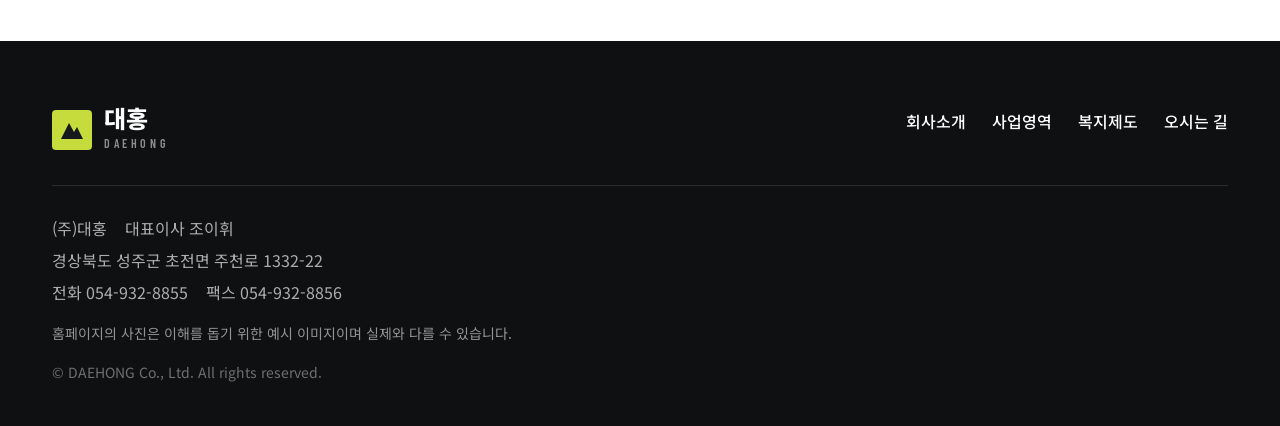
<file: contact.html>
<!DOCTYPE html>
<html lang="ko">
<head>
<meta charset="UTF-8">
<meta name="viewport" content="width=device-width, initial-scale=1">
<title>오시는 길 | (주)대홍</title>
<meta name="description" content="(주)대홍 위치 — 경상북도 성주군 초전면 주천로 1332-22.">
<meta property="og:title" content="오시는 길 | (주)대홍">
<meta property="og:description" content="(주)대홍 위치 — 경상북도 성주군 초전면 주천로 1332-22.">
<meta property="og:type" content="website">
<link rel="preconnect" href="https://fonts.googleapis.com">
<link rel="preconnect" href="https://fonts.gstatic.com" crossorigin>
<link href="https://fonts.googleapis.com/css2?family=Barlow+Condensed:wght@500;600;700&family=Noto+Sans+KR:wght@400;500;700;800&display=swap" rel="stylesheet">
<link rel="stylesheet" href="css/style.css?v=10">
</head>
<body>
<header class="site-header" id="siteHeader">
  <div class="header-inner">
    <a href="index.html" class="brand" aria-label="대홍 홈"><span class="brand-mark"><svg viewBox="0 0 26 26" aria-hidden="true"><path d="M2 22 10 6l5 9 3-5 6 12z" fill="#16191c"/></svg></span><span><b>대홍</b><small>DAEHONG</small></span></a>
    <nav class="nav" aria-label="주 메뉴">
      <a class="" href="about.html">회사소개</a>
      <a class="" href="business.html">사업영역</a>
      <a class="" href="welfare.html">복지제도</a>
      <a class="active" href="contact.html">오시는 길</a>
    </nav>
    <button class="burger" id="burger" aria-label="메뉴 열기"><span></span><span></span><span></span></button>
  </div>
</header>
<div class="drawer" id="drawer">
  <button class="drawer-close" id="drawerClose" aria-label="닫기">×</button>
  <a href="about.html"><small>ABOUT</small>회사소개</a>
  <a href="business.html"><small>BUSINESS</small>사업영역</a>
  <a href="welfare.html"><small>BENEFITS</small>복지제도</a>
  <a href="contact.html"><small>CONTACT</small>오시는 길</a>
  <p>경상북도 성주군 초전면 주천로 1332-22<br>전화 054-932-8855 · 팩스 054-932-8856</p>
</div>

<section class="sub-visual" style="background-image:url('img/banner-about.jpg');background-position:center 30%">
  <div class="wrap"><div class="crumb">HOME / CONTACT</div><h1>오시는 길</h1><p>경북 성주군 초전면에 있습니다.</p></div>
</section>
<main>
<section class="sec">
  <div class="wrap">
    <div class="info-cards">
      <div class="info-card wide rv"><small>ADDRESS</small><b>경상북도 성주군 초전면 주천로 1332-22</b><span>(지번) 경상북도 성주군 초전면 용봉리 산58-13</span></div>
      <div class="info-card rv"><small>TEL</small><b>054-932-8855</b><span>(주)대홍 · 대표이사 조이휘</span></div>
      <div class="info-card rv d1"><small>FAX</small><b>054-932-8856</b></div>
    </div>
    <div class="map-embed rv"><iframe title="(주)대홍 위치 지도" src="https://maps.google.com/maps?q=%EC%84%B1%EC%A3%BC%EA%B5%B0%20%EC%B4%88%EC%A0%84%EB%A9%B4%20%EC%A3%BC%EC%B2%9C%EB%A1%9C%201332-22%20%EB%8C%80%ED%99%8D&hl=ko&z=15&output=embed" loading="lazy" referrerpolicy="no-referrer-when-downgrade"></iframe></div>
    <div class="map-btns rv">
      <a class="btn lime" href="https://map.naver.com/p/search/%EC%84%B1%EC%A3%BC%EA%B5%B0%20%EC%B4%88%EC%A0%84%EB%A9%B4%20%EC%A3%BC%EC%B2%9C%EB%A1%9C%201332-22%20%EB%8C%80%ED%99%8D" target="_blank" rel="noopener">네이버지도에서 보기</a>
      <a class="btn" href="https://map.kakao.com/?q=%EC%84%B1%EC%A3%BC%EA%B5%B0%20%EC%B4%88%EC%A0%84%EB%A9%B4%20%EC%A3%BC%EC%B2%9C%EB%A1%9C%201332-22%20%EB%8C%80%ED%99%8D" target="_blank" rel="noopener">카카오맵에서 보기</a>
    </div>
  </div>
</section>
</main>
<footer class="site-footer">
  <div class="wrap">
    <div class="foot-top">
      <a href="index.html" class="brand"><span class="brand-mark"><svg viewBox="0 0 26 26" aria-hidden="true"><path d="M2 22 10 6l5 9 3-5 6 12z" fill="#16191c"/></svg></span><span><b>대홍</b><small>DAEHONG</small></span></a>
      <div class="foot-links"><a href="about.html">회사소개</a><a href="business.html">사업영역</a><a href="welfare.html">복지제도</a><a href="contact.html">오시는 길</a></div>
    </div>
    <div class="foot-info">
      <span>(주)대홍</span><span>대표이사 조이휘</span><br>
      <span>경상북도 성주군 초전면 주천로 1332-22</span><br>
      <span>전화 054-932-8855</span><span>팩스 054-932-8856</span>
      <p class="foot-note">홈페이지의 사진은 이해를 돕기 위한 예시 이미지이며 실제와 다를 수 있습니다.</p>
      <div class="foot-copy">© DAEHONG Co., Ltd. All rights reserved.</div>
    </div>
  </div>
</footer>
<script src="js/script.js?v=10"></script>
</body>
</html>
</file>
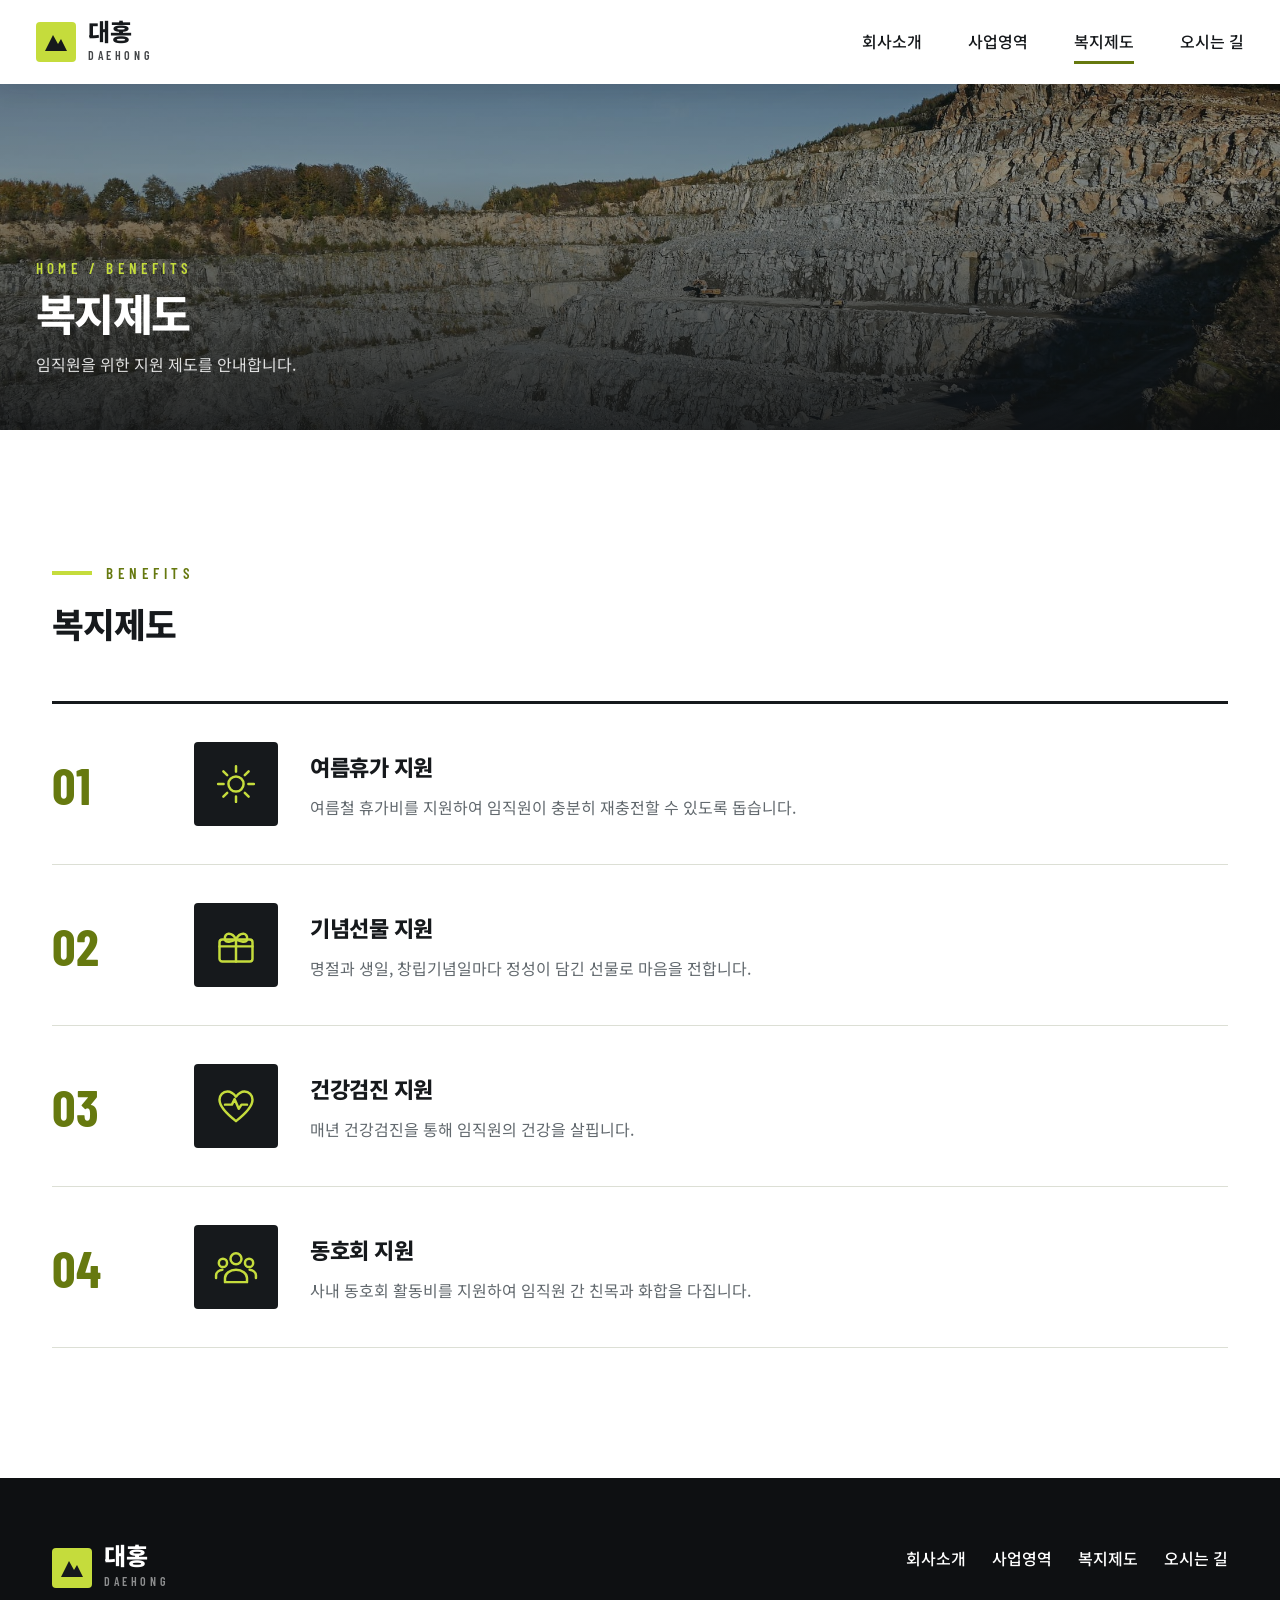
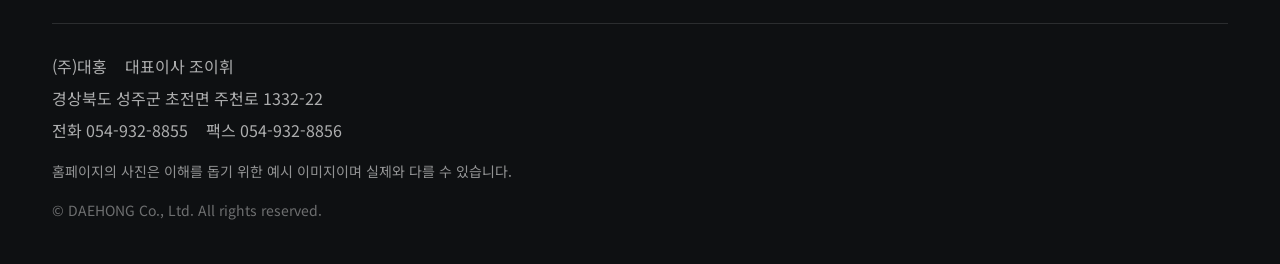
<file: welfare.html>
<!DOCTYPE html>
<html lang="ko">
<head>
<meta charset="UTF-8">
<meta name="viewport" content="width=device-width, initial-scale=1">
<title>복지제도 | (주)대홍</title>
<meta name="description" content="(주)대홍 복지제도 — 여름휴가·기념선물·건강검진·동호회 지원.">
<meta property="og:title" content="복지제도 | (주)대홍">
<meta property="og:description" content="(주)대홍 복지제도 — 여름휴가·기념선물·건강검진·동호회 지원.">
<meta property="og:type" content="website">
<link rel="preconnect" href="https://fonts.googleapis.com">
<link rel="preconnect" href="https://fonts.gstatic.com" crossorigin>
<link href="https://fonts.googleapis.com/css2?family=Barlow+Condensed:wght@500;600;700&family=Noto+Sans+KR:wght@400;500;700;800&display=swap" rel="stylesheet">
<link rel="stylesheet" href="css/style.css?v=10">
</head>
<body>
<header class="site-header" id="siteHeader">
  <div class="header-inner">
    <a href="index.html" class="brand" aria-label="대홍 홈"><span class="brand-mark"><svg viewBox="0 0 26 26" aria-hidden="true"><path d="M2 22 10 6l5 9 3-5 6 12z" fill="#16191c"/></svg></span><span><b>대홍</b><small>DAEHONG</small></span></a>
    <nav class="nav" aria-label="주 메뉴">
      <a class="" href="about.html">회사소개</a>
      <a class="" href="business.html">사업영역</a>
      <a class="active" href="welfare.html">복지제도</a>
      <a class="" href="contact.html">오시는 길</a>
    </nav>
    <button class="burger" id="burger" aria-label="메뉴 열기"><span></span><span></span><span></span></button>
  </div>
</header>
<div class="drawer" id="drawer">
  <button class="drawer-close" id="drawerClose" aria-label="닫기">×</button>
  <a href="about.html"><small>ABOUT</small>회사소개</a>
  <a href="business.html"><small>BUSINESS</small>사업영역</a>
  <a href="welfare.html"><small>BENEFITS</small>복지제도</a>
  <a href="contact.html"><small>CONTACT</small>오시는 길</a>
  <p>경상북도 성주군 초전면 주천로 1332-22<br>전화 054-932-8855 · 팩스 054-932-8856</p>
</div>

<section class="sub-visual" style="background-image:url('img/hero-1.jpg');background-position:center 62%">
  <div class="wrap"><div class="crumb">HOME / BENEFITS</div><h1>복지제도</h1><p>임직원을 위한 지원 제도를 안내합니다.</p></div>
</section>
<main>
<section class="sec">
  <div class="wrap">
    <div class="rv"><div class="label">BENEFITS</div><h2 class="h2">복지제도</h2></div>
    <div class="wl">
      <div class="wrow rv"><div class="wno">01</div><div class="wic"><svg viewBox="0 0 32 32"><circle cx="16" cy="16" r="5.5"/><path d="M16 3v4M16 25v4M3 16h4M25 16h4M6.8 6.8l2.8 2.8M22.4 22.4l2.8 2.8M25.2 6.8l-2.8 2.8M9.6 22.4l-2.8 2.8"/></svg></div><div class="wbody"><h3>여름휴가 지원</h3><p>여름철 휴가비를 지원하여 임직원이 충분히 재충전할 수 있도록 돕습니다.</p></div></div>
      <div class="wrow rv"><div class="wno">02</div><div class="wic"><svg viewBox="0 0 32 32"><rect x="4" y="12" width="24" height="16" rx="2"/><path d="M4 17h24M16 12v16M16 12c-3-6-9-5-8 0 .5 2.6 5 1.6 8 0zM16 12c3-6 9-5 8 0-.5 2.6-5 1.6-8 0z"/></svg></div><div class="wbody"><h3>기념선물 지원</h3><p>명절과 생일, 창립기념일마다 정성이 담긴 선물로 마음을 전합니다.</p></div></div>
      <div class="wrow rv"><div class="wno">03</div><div class="wic"><svg viewBox="0 0 32 32"><path d="M16 27C7 20 4 15.6 4 11.5 4 8 6.6 5.5 9.8 5.5c2.4 0 4.4 1.4 6.2 3.7 1.8-2.3 3.8-3.7 6.2-3.7C25.4 5.5 28 8 28 11.5c0 4.1-3 8.5-12 15.5z"/><path d="M8 15h5l2-4 3 7 2-3h4"/></svg></div><div class="wbody"><h3>건강검진 지원</h3><p>매년 건강검진을 통해 임직원의 건강을 살핍니다.</p></div></div>
      <div class="wrow rv"><div class="wno">04</div><div class="wic"><svg viewBox="0 0 32 32"><circle cx="16" cy="10" r="4"/><circle cx="6.5" cy="13" r="3"/><circle cx="25.5" cy="13" r="3"/><path d="M8 27v-3c0-3.3 3.6-6 8-6s8 2.7 8 6v3zM1.5 24v-2c0-2 2-3.6 4.6-4M30.5 24v-2c0-2-2-3.6-4.6-4"/></svg></div><div class="wbody"><h3>동호회 지원</h3><p>사내 동호회 활동비를 지원하여 임직원 간 친목과 화합을 다집니다.</p></div></div>
    </div>
  </div>
</section>
</main>
<footer class="site-footer">
  <div class="wrap">
    <div class="foot-top">
      <a href="index.html" class="brand"><span class="brand-mark"><svg viewBox="0 0 26 26" aria-hidden="true"><path d="M2 22 10 6l5 9 3-5 6 12z" fill="#16191c"/></svg></span><span><b>대홍</b><small>DAEHONG</small></span></a>
      <div class="foot-links"><a href="about.html">회사소개</a><a href="business.html">사업영역</a><a href="welfare.html">복지제도</a><a href="contact.html">오시는 길</a></div>
    </div>
    <div class="foot-info">
      <span>(주)대홍</span><span>대표이사 조이휘</span><br>
      <span>경상북도 성주군 초전면 주천로 1332-22</span><br>
      <span>전화 054-932-8855</span><span>팩스 054-932-8856</span>
      <p class="foot-note">홈페이지의 사진은 이해를 돕기 위한 예시 이미지이며 실제와 다를 수 있습니다.</p>
      <div class="foot-copy">© DAEHONG Co., Ltd. All rights reserved.</div>
    </div>
  </div>
</footer>
<script src="js/script.js?v=10"></script>
</body>
</html>
</file>
<file: css/style.css>
/* (주)대홍 — 흑연 + 라임 / 암반 지층(STRATA) 모티프, 하단 정렬 히어로 */
:root {
  --ink: #16191c;
  --ink-2: #21262a;
  --soft: #62696e;
  --lime: #c5dc3c;
  --olive: #66790f;
  --paper: #eef0ea;
  --line: #dcdfd5;
  --max: 1240px;
}
* { margin: 0; padding: 0; box-sizing: border-box; }
html { scroll-behavior: smooth; }
body { font-family: "Noto Sans KR", -apple-system, "Segoe UI", sans-serif; font-size: 16px; line-height: 1.75; color: var(--ink); background: #fff; word-break: keep-all; overflow-wrap: break-word; -webkit-font-smoothing: antialiased; }
img { max-width: 100%; display: block; }
a { color: inherit; text-decoration: none; }
ul { list-style: none; }
.cond { font-family: "Barlow Condensed", "Noto Sans KR", sans-serif; }
.wrap { max-width: var(--max); margin: 0 auto; padding: 0 32px; }

/* ---------- Header ---------- */
.site-header { position: fixed; top: 0; left: 0; right: 0; z-index: 100; height: 84px; color: #fff; transition: background .3s, box-shadow .3s, color .3s; }
.site-header.scrolled { background: #fff; color: var(--ink); box-shadow: 0 4px 22px rgba(22,25,28,.12); }
.header-inner { max-width: 1480px; height: 100%; margin: 0 auto; padding: 0 36px; display: flex; align-items: center; justify-content: space-between; }
.brand { display: flex; align-items: center; gap: 12px; }
.brand-mark { width: 40px; height: 40px; background: var(--lime); border-radius: 4px; display: grid; place-items: center; flex: 0 0 40px; }
.brand-mark svg { width: 26px; height: 26px; }
.brand b { display: block; font-size: 24px; font-weight: 800; letter-spacing: -.02em; line-height: 1.1; }
.brand small { display: block; font-family: "Barlow Condensed", sans-serif; font-size: 12px; letter-spacing: .3em; font-weight: 600; opacity: .8; }
.nav { display: flex; align-items: center; gap: 46px; }
.nav a { font-size: 16px; font-weight: 500; padding: 6px 0; border-bottom: 3px solid transparent; transition: border-color .2s; }
.nav a:hover, .nav a.active { border-bottom-color: var(--lime); }
.site-header.scrolled .nav a:hover, .site-header.scrolled .nav a.active { border-bottom-color: var(--olive); }
.burger { display: none; width: 46px; height: 46px; background: none; border: 0; cursor: pointer; position: relative; }
.burger span { position: absolute; left: 10px; right: 10px; height: 2px; background: currentColor; }
.burger span:nth-child(1) { top: 16px; } .burger span:nth-child(2) { top: 22px; } .burger span:nth-child(3) { top: 28px; }
.drawer { position: fixed; inset: 0; z-index: 200; background: var(--ink); color: #fff; padding: 100px 36px 40px; opacity: 0; visibility: hidden; transition: opacity .3s, visibility .3s; }
.drawer.open { opacity: 1; visibility: visible; }
.drawer-close { position: absolute; top: 20px; right: 24px; width: 46px; height: 46px; background: none; border: 0; color: #fff; font-size: 34px; cursor: pointer; }
.drawer a { display: block; font-size: 24px; font-weight: 700; padding: 18px 0; border-bottom: 1px solid rgba(255,255,255,.12); }
.drawer a small { font-family: "Barlow Condensed", sans-serif; font-size: 14px; letter-spacing: .26em; color: var(--lime); display: block; }
.drawer p { margin-top: 36px; font-size: 17px; color: rgba(255,255,255,.65); line-height: 1.9; }

/* ---------- Hero ---------- */
.hero { position: relative; height: 100vh; min-height: 680px; background: var(--ink); color: #fff; overflow: hidden; }
.slide { position: absolute; inset: 0; opacity: 0; transition: opacity 1.4s ease; }
.slide.active { opacity: 1; z-index: 1; }
.slide img { width: 100%; height: 100%; object-fit: cover; transform: scale(1.08); transition: transform 9s ease-out; }
.slide.active img { transform: scale(1); }
.slide::after { content: ""; position: absolute; inset: 0; background: linear-gradient(0deg, rgba(14,16,18,.86) 0%, rgba(14,16,18,.38) 50%, rgba(14,16,18,.3) 100%); }
.hero-copy { position: absolute; z-index: 3; left: 0; right: 0; bottom: 118px; }
.hero-copy .wrap { max-width: 1480px; padding: 0 36px; display: grid; grid-template-columns: 8px 1fr; gap: 34px; align-items: stretch; }
.hero-copy .bar { background: var(--lime); }
.hero-eyebrow { font-family: "Barlow Condensed", sans-serif; font-weight: 600; letter-spacing: .32em; font-size: 15px; color: var(--lime); }
.hero h1 { margin-top: 14px; font-size: clamp(32px, 4.6vw, 64px); font-weight: 800; letter-spacing: -.035em; line-height: 1.08; }
.hero h1 em { font-style: normal; color: var(--lime); }
.hero-copy p { margin-top: 22px; font-size: clamp(15px, 1.4vw, 19px); max-width: 700px; color: rgba(255,255,255,.88); line-height: 1.7; }
.hero-copy .body > * { opacity: 0; transform: translateY(22px); transition: opacity .9s ease, transform .9s ease; }
.hero-copy.on .body > * { opacity: 1; transform: none; }
.hero-copy.on .body > *:nth-child(2) { transition-delay: .15s; } .hero-copy.on .body > *:nth-child(3) { transition-delay: .3s; }
.hero-count { position: absolute; z-index: 5; right: 36px; top: 50%; transform: translateY(-50%); writing-mode: vertical-rl; font-family: "Barlow Condensed", sans-serif; letter-spacing: .3em; font-size: 16px; font-weight: 600; display: flex; align-items: center; gap: 14px; }
.hero-dots { position: absolute; z-index: 5; right: 36px; bottom: 40px; display: flex; gap: 10px; }
.hero-dots button { width: 44px; height: 4px; border: 0; background: rgba(255,255,255,.35); cursor: pointer; padding: 0; transition: background .2s; }
.hero-dots button.on { background: var(--lime); }
.hero-scroll { position: absolute; z-index: 5; left: 36px; bottom: 40px; font-family: "Barlow Condensed", sans-serif; letter-spacing: .3em; font-size: 14px; font-weight: 600; opacity: .85; }

/* ---------- Sections ---------- */
.sec { padding: 130px 0; position: relative; }
.sec-paper { background: var(--paper); }
.sec-dark { background: var(--ink); color: #fff; }
.label { font-family: "Barlow Condensed", sans-serif; font-weight: 600; letter-spacing: .3em; font-size: 15px; color: var(--olive); display: flex; align-items: center; gap: 14px; }
.label::before { content: ""; width: 40px; height: 4px; background: var(--lime); }
.sec-dark .label { color: var(--lime); }
.h2 { margin-top: 16px; font-size: clamp(24px, 2.7vw, 36px); font-weight: 800; letter-spacing: -.03em; line-height: 1.25; }
.lead { margin-top: 22px; font-size: 17px; color: var(--soft); max-width: 660px; line-height: 1.85; }
.sec-dark .lead { color: rgba(255,255,255,.72); }
.btn { display: inline-flex; align-items: center; gap: 10px; margin-top: 40px; font-weight: 700; font-size: 16px; padding: 15px 34px; border: 2px solid var(--ink); border-radius: 2px; transition: background .2s, color .2s, border-color .2s; }
.btn:hover { background: var(--ink); color: #fff; }
.btn.light { border-color: #fff; color: #fff; } .btn.light:hover { background: #fff; color: var(--ink); }
.btn.lime { background: var(--lime); border-color: var(--lime); color: var(--ink); } .btn.lime:hover { background: #d4ea4a; border-color: #d4ea4a; color: var(--ink); }

/* strata */
.strata { position: relative; color: #fff; background: var(--ink); overflow: hidden; }
.strata::before { content: ""; position: absolute; inset: 0; background: repeating-linear-gradient(176deg, rgba(255,255,255,.035) 0 38px, transparent 38px 76px); }
.strata .wrap { position: relative; z-index: 2; padding-top: 120px; padding-bottom: 120px; }
.years { display: grid; grid-template-columns: repeat(3, 1fr); gap: 0; margin-top: 64px; border-top: 1px solid rgba(255,255,255,.18); }
.year { padding: 40px 34px 8px 0; position: relative; }
.year + .year { padding-left: 34px; border-left: 1px solid rgba(255,255,255,.14); }
.year b { display: block; font-family: "Barlow Condensed", sans-serif; font-size: clamp(52px, 6vw, 84px); font-weight: 700; line-height: 1; color: var(--lime); letter-spacing: -.01em; }
.year h3 { margin-top: 10px; font-size: 20px; font-weight: 700; }
.year p { margin-top: 8px; font-size: 15px; color: rgba(255,255,255,.65); }

.split { display: grid; grid-template-columns: 1fr 1.1fr; gap: 90px; align-items: center; }
.cards2 { display: grid; grid-template-columns: 1fr 1fr; gap: 26px; }
.pcard { position: relative; overflow: hidden; border-radius: 4px; background: var(--ink); color: #fff; }
.pcard img { width: 100%; aspect-ratio: 4/5; object-fit: cover; opacity: .82; transition: transform .7s, opacity .3s; }
.pcard:hover img { transform: scale(1.06); opacity: 1; }
.pcard .cap { position: absolute; left: 0; right: 0; bottom: 0; padding: 70px 28px 28px; background: linear-gradient(0deg, rgba(14,16,18,.92), transparent); }
.pcard .cap small { font-family: "Barlow Condensed", sans-serif; letter-spacing: .26em; color: var(--lime); font-size: 14px; font-weight: 600; }
.pcard .cap b { display: block; font-size: 21px; font-weight: 700; line-height: 1.3; }
.pcard .cap span { display: block; margin-top: 4px; font-size: 14px; color: rgba(255,255,255,.75); }

/* process (alternating rows) */
.proc { margin-top: 70px; display: grid; gap: 28px; }
.prow { display: grid; grid-template-columns: 1fr 1fr; background: var(--ink-2); border-radius: 4px; overflow: hidden; }
.prow:nth-child(even) .pimg { order: 2; }
.pimg { overflow: hidden; min-height: 320px; }
.pimg img { width: 100%; height: 100%; object-fit: cover; transition: transform .7s; }
.prow:hover .pimg img { transform: scale(1.05); }
.pbody { padding: 52px 56px; display: flex; flex-direction: column; justify-content: center; }
.pno { font-family: "Barlow Condensed", sans-serif; font-size: 54px; line-height: 1; font-weight: 700; color: var(--lime); }
.pbody h3 { margin-top: 10px; font-size: 24px; font-weight: 800; }
.pbody p { margin-top: 12px; font-size: 16px; color: rgba(255,255,255,.72); line-height: 1.85; }

/* uses */
.uses { display: grid; grid-template-columns: repeat(3, 1fr); gap: 0; margin-top: 56px; border-top: 3px solid var(--ink); }
.use { padding: 36px 34px 40px 0; }
.use + .use { padding-left: 34px; border-left: 1px solid var(--line); }
.use .no { font-family: "Barlow Condensed", sans-serif; font-weight: 700; font-size: 20px; color: var(--olive); letter-spacing: .2em; }
.use h3 { margin-top: 8px; font-size: 26px; font-weight: 800; }
.use p { margin-top: 10px; font-size: 17px; color: var(--soft); line-height: 1.8; }

/* contact band */
.band { position: relative; color: #fff; overflow: hidden; }
.band > img { position: absolute; inset: 0; width: 100%; height: 100%; object-fit: cover; }
.band::before { content: ""; position: absolute; inset: 0; z-index: 1; background: linear-gradient(90deg, rgba(14,16,18,.93), rgba(14,16,18,.7)); }
.band .wrap { position: relative; z-index: 2; padding-top: 120px; padding-bottom: 120px; display: grid; grid-template-columns: 1.2fr 1fr; gap: 70px; align-items: center; }
.band h2 { font-size: clamp(24px, 2.7vw, 36px); font-weight: 800; letter-spacing: -.03em; line-height: 1.25; }
.contact-box { background: rgba(255,255,255,.07); border: 1px solid rgba(255,255,255,.18); border-left: 6px solid var(--lime); padding: 38px 40px; backdrop-filter: blur(6px); }
.contact-box dt { font-family: "Barlow Condensed", sans-serif; font-size: 14px; letter-spacing: .28em; color: var(--lime); font-weight: 600; margin-top: 18px; }
.contact-box dt:first-child { margin-top: 0; }
.contact-box dd { font-size: 18px; font-weight: 700; line-height: 1.55; }

/* ---------- Sub pages ---------- */
.sub-visual { position: relative; height: 430px; color: #fff; background: var(--ink) center / cover; display: flex; align-items: flex-end; overflow: hidden; }
.sub-visual::before { content: ""; position: absolute; inset: 0; background: linear-gradient(0deg, rgba(14,16,18,.88) 0%, rgba(14,16,18,.4) 60%, rgba(14,16,18,.5) 100%); }
.sub-visual .wrap { position: relative; z-index: 2; width: 100%; max-width: 1480px; padding: 0 36px 52px; }
.sub-visual .crumb { font-family: "Barlow Condensed", sans-serif; letter-spacing: .28em; font-size: 15px; color: var(--lime); font-weight: 600; }
.sub-visual h1 { margin-top: 8px; font-size: clamp(28px, 3.4vw, 44px); font-weight: 800; letter-spacing: -.035em; line-height: 1.12; }
.sub-visual p { margin-top: 12px; font-size: 16px; color: rgba(255,255,255,.85); max-width: 640px; }

.overview { display: grid; grid-template-columns: 1fr 1.4fr; gap: 80px; }
.dl { border-top: 3px solid var(--ink); }
.dl div { display: grid; grid-template-columns: 170px 1fr; gap: 24px; padding: 22px 6px; border-bottom: 1px solid var(--line); }
.dl dt { font-weight: 700; color: var(--olive); }
.dl dd { font-size: 16px; }
.hist { margin-top: 44px; border-left: 3px solid var(--ink); }
.hist li { position: relative; padding: 0 0 38px 38px; }
.hist li::before { content: ""; position: absolute; left: -11px; top: 14px; width: 19px; height: 19px; background: var(--lime); border: 3px solid var(--ink); }
.hist b { font-family: "Barlow Condensed", sans-serif; font-size: 28px; font-weight: 700; line-height: 1.1; }
.hist p { font-size: 16px; color: var(--soft); }

.info-cards { display: grid; grid-template-columns: 1.4fr 1fr; gap: 24px; }
.info-card { padding: 42px 38px; background: var(--paper); border-left: 6px solid var(--lime); }
.info-card small { font-family: "Barlow Condensed", sans-serif; letter-spacing: .28em; font-size: 14px; color: var(--olive); font-weight: 600; }
.info-card b { display: block; margin-top: 10px; font-size: 20px; font-weight: 700; line-height: 1.5; }
.info-card span { display: block; margin-top: 6px; font-size: 16px; color: var(--soft); }
.map-btns { margin-top: 44px; display: flex; gap: 14px; flex-wrap: wrap; }
.map-btns .btn { margin-top: 0; }
.note { margin-top: 28px; font-size: 16px; color: var(--soft); }

/* ---------- Footer ---------- */
.site-footer { background: #0e1012; color: rgba(255,255,255,.66); padding: 64px 0 40px; font-size: 16px; line-height: 2; }
.foot-top { display: flex; justify-content: space-between; align-items: flex-start; gap: 30px; padding-bottom: 30px; border-bottom: 1px solid rgba(255,255,255,.12); flex-wrap: wrap; }
.foot-top .brand b { color: #fff; }
.foot-links { display: flex; gap: 26px; color: #fff; font-weight: 500; }
.foot-links a:hover { color: var(--lime); }
.foot-info { padding-top: 26px; }
.foot-info span { margin-right: 18px; white-space: nowrap; }
.foot-copy { margin-top: 12px; font-size: 14px; color: rgba(255,255,255,.4); }

.rv { opacity: 0; transform: translateY(30px); transition: opacity .8s ease, transform .8s ease; }
.rv.in { opacity: 1; transform: none; }
.rv.d1 { transition-delay: .12s; } .rv.d2 { transition-delay: .24s; }

/* ---------- Responsive ---------- */
@media (max-width: 1100px) {
  .nav { display: none; }
  .burger { display: block; }
  .hero-count { display: none; }
}
@media (max-width: 900px) {
  .sec { padding: 84px 0; }
  .split, .overview, .band .wrap, .info-cards { grid-template-columns: 1fr; gap: 50px; }
  .years, .uses { grid-template-columns: 1fr; }
  .year, .year + .year, .use, .use + .use { padding: 28px 0; border-left: 0; border-bottom: 1px solid rgba(255,255,255,.14); }
  .use, .use + .use { border-bottom-color: var(--line); }
  .prow { grid-template-columns: 1fr; }
  .prow:nth-child(even) .pimg { order: 0; }
  .pimg { min-height: 240px; }
  .pbody { padding: 34px 28px; }
  .cards2 { grid-template-columns: 1fr; }
  .hero { min-height: 720px; }
  .hero-copy { bottom: 100px; }
  .hero-copy .wrap { grid-template-columns: 6px 1fr; gap: 20px; }
  .header-inner, .hero-copy .wrap, .sub-visual .wrap { padding-left: 20px; padding-right: 20px; }
  .wrap { padding: 0 20px; }
  .hero-dots { right: 20px; } .hero-scroll { left: 20px; }
  .sub-visual { height: 340px; }
  .dl div { grid-template-columns: 1fr; gap: 4px; }
  .foot-info span { display: block; margin-right: 0; white-space: normal; }
}
@media (prefers-reduced-motion: reduce) { .rv { opacity: 1; transform: none; transition: none; } .slide, .slide img, .hero-copy .body > * { transition: none; } html { scroll-behavior: auto; } }

/* ---------- v2: CEO 인사말 · 경영방침 · 생산품목 · 복지제도 · 지도 ---------- */
.years.y4 { grid-template-columns: repeat(4, 1fr); }
.years.y4 .year { padding-right: 24px; }
.years.y4 .year + .year { padding-left: 28px; }
.years.y4 .year b { font-size: clamp(44px, 4.8vw, 66px); }
.years.y4 .year h3 { font-size: 18px; line-height: 1.4; }
.strata .btn.light { margin-top: 56px; }

.greet p { font-size: 17px; line-height: 2; color: #343a3f; }
.greet p + p { margin-top: 20px; }
.sign { margin-top: 44px; padding-top: 24px; border-top: 3px solid var(--ink); font-size: 17px; font-weight: 500; }
.sign b { font-size: 21px; font-weight: 800; margin-left: 6px; letter-spacing: .08em; }

.hist em { display: inline-block; margin-left: 10px; padding: 1px 10px; font-style: normal; font-size: 14px; font-weight: 700; background: var(--lime); color: var(--ink); border-radius: 2px; vertical-align: 2px; }
.hist p { color: var(--ink); }
.hist li { padding-bottom: 30px; }
.hist b { font-size: 28px; }

.policy { display: grid; grid-template-columns: repeat(4, 1fr); gap: 0; margin-top: 60px; border-top: 3px solid var(--ink); }
.sec-dark .policy { border-top-color: var(--lime); }
.pol { padding: 34px 26px 38px 0; }
.pol + .pol { padding-left: 28px; border-left: 1px solid var(--line); }
.sec-dark .pol + .pol { border-left-color: rgba(255,255,255,.16); }
.pol b { display: block; font-family: "Barlow Condensed", sans-serif; font-size: 52px; line-height: 1; font-weight: 700; color: var(--olive); }
.sec-dark .pol b { color: var(--lime); }
.pol h3 { margin-top: 14px; font-size: 20px; font-weight: 800; line-height: 1.4; letter-spacing: -.02em; }

.specs { display: grid; grid-template-columns: repeat(4, 1fr); gap: 18px; margin-top: 48px; }
.spec { background: #fff; border-top: 4px solid var(--lime); padding: 26px 26px 30px; box-shadow: 0 1px 0 var(--line); }
.spec small { display: block; font-family: "Barlow Condensed", sans-serif; font-weight: 600; letter-spacing: .24em; font-size: 15px; color: var(--olive); }
.spec b { display: block; margin-top: 6px; font-size: 20px; font-weight: 800; letter-spacing: -.02em; }

.wl { margin-top: 56px; border-top: 3px solid var(--ink); }
.wrow { display: grid; grid-template-columns: 110px 84px 1fr; gap: 32px; align-items: center; padding: 38px 0; border-bottom: 1px solid var(--line); }
.wno { font-family: "Barlow Condensed", sans-serif; font-size: 52px; line-height: 1; font-weight: 700; color: var(--olive); }
.wic { width: 84px; height: 84px; background: var(--ink); display: grid; place-items: center; border-radius: 4px; transition: background .25s; }
.wrow:hover .wic { background: var(--olive); }
.wic svg { width: 44px; height: 44px; fill: none; stroke: var(--lime); stroke-width: 1.8; stroke-linecap: round; stroke-linejoin: round; }
.wbody h3 { font-size: 22px; font-weight: 800; letter-spacing: -.02em; }
.wbody p { margin-top: 8px; font-size: 16px; color: var(--soft); line-height: 1.8; max-width: 760px; }

.info-card.wide { grid-column: 1 / -1; }
.info-cards { grid-template-columns: 1fr 1fr; }
.map-embed { margin-top: 28px; }
.map-embed iframe { width: 100%; height: 420px; border: 0; display: block; background: var(--paper); }

@media (max-width: 1100px) {
  .years.y4 { grid-template-columns: repeat(2, 1fr); }
  .years.y4 .year:nth-child(3) { padding-left: 0; border-left: 0; }
  .years.y4 .year:nth-child(n+3) { border-top: 1px solid rgba(255,255,255,.14); margin-top: 30px; }
  .policy, .specs { grid-template-columns: repeat(2, 1fr); }
  .pol:nth-child(3) { padding-left: 0; border-left: 0; }
}
@media (max-width: 900px) {
  .years.y4 { grid-template-columns: 1fr; }
  .years.y4 .year:nth-child(n+3) { margin-top: 0; border-top: 0; }
  .years.y4 .year + .year { padding-left: 0; border-left: 0; }
  .policy { grid-template-columns: 1fr; }
  .pol, .pol + .pol { padding: 26px 0; border-left: 0; border-bottom: 1px solid var(--line); }
  .sec-dark .pol, .sec-dark .pol + .pol { border-bottom-color: rgba(255,255,255,.16); }
  .specs { grid-template-columns: 1fr 1fr; gap: 12px; }
  .spec { padding: 20px 18px 22px; } .spec b { font-size: 20px; }
  .wrow { grid-template-columns: 64px 1fr; gap: 6px 20px; padding: 30px 0; }
  .wno { grid-row: span 2; font-size: 40px; }
  .wic { display: none; }
  .wbody h3 { font-size: 20px; }
  .info-cards { grid-template-columns: 1fr; }
  .map-embed iframe { height: 320px; }
}

/* ---------- v3: 생산품목 카드 · 메인 공정 흐름 ---------- */
.spec { padding: 0; overflow: hidden; background: #fff; border-top: 4px solid var(--lime); box-shadow: 0 1px 0 var(--line); }
.spec.wide { grid-column: span 2; }
.sp-img { aspect-ratio: 16/9; overflow: hidden; background: var(--ink); }
.spec.wide .sp-img { aspect-ratio: 32/9; }
.sp-img img { width: 100%; height: 100%; object-fit: cover; transform: scale(1.7); transition: transform .6s ease; }
.spec.wide .sp-img img { transform: none; }
.spec:hover .sp-img img { transform: scale(1.95); }
.spec.wide:hover .sp-img img { transform: scale(1.06); }
.sp-body { display: flex; justify-content: space-between; align-items: flex-end; gap: 12px; padding: 18px 22px 22px; }
.sp-mm { display: flex; align-items: center; gap: 10px; flex: 0 0 auto; }
.sp-mm i { display: block; width: var(--d); height: var(--d); border-radius: 50%; background: var(--lime); border: 2px solid var(--ink); }
.sp-mm span { font-family: "Barlow Condensed", sans-serif; font-size: 16px; font-weight: 600; color: var(--soft); }
.sp-mm strong { font-size: 30px; font-weight: 700; color: var(--ink); margin-right: 2px; }
.specs + .note { margin-top: 20px; }

.flow { display: grid; grid-template-columns: repeat(4, 1fr); margin-top: 64px; }
.fstep { position: relative; text-align: center; padding: 0 16px; }
.fstep:not(:last-child)::after { content: ""; position: absolute; top: 41px; left: calc(50% + 56px); right: calc(-50% + 56px); height: 0; border-top: 2px dashed rgba(197,220,60,.55); }
.ficon { width: 84px; height: 84px; margin: 0 auto; border: 2px solid var(--lime); border-radius: 50%; display: grid; place-items: center; transition: background .25s; }
.fstep:hover .ficon { background: rgba(197,220,60,.14); }
.ficon svg { width: 38px; height: 38px; fill: none; stroke: var(--lime); stroke-width: 1.8; stroke-linecap: round; stroke-linejoin: round; }
.ftx small { display: block; margin-top: 22px; font-family: "Barlow Condensed", sans-serif; font-weight: 600; letter-spacing: .26em; font-size: 14px; color: var(--lime); }
.ftx h3 { margin-top: 4px; font-size: 22px; font-weight: 800; }
.ftx p { margin-top: 6px; font-size: 15px; color: rgba(255,255,255,.66); }
.sec-dark > .wrap > .btn.light { margin-top: 56px; }

@media (max-width: 1100px) {
  .spec.wide .sp-img { aspect-ratio: 32/9; }
}
@media (max-width: 900px) {
  .flow { grid-template-columns: 1fr; gap: 30px; margin-top: 44px; }
  .fstep { display: grid; grid-template-columns: 64px 1fr; gap: 0 20px; align-items: center; text-align: left; padding: 0; }
  .fstep:not(:last-child)::after { display: none; }
  .ficon { width: 64px; height: 64px; margin: 0; }
  .ficon svg { width: 30px; height: 30px; }
  .ftx small { margin-top: 0; }
  .sp-body { padding: 14px 16px 16px; flex-wrap: wrap; }
  .sp-mm strong { font-size: 24px; }
  .spec.wide .sp-img { aspect-ratio: 16/9; }
}

/* v3b: 크기 표시를 사진 위로, 사진마다 확대 위치를 다르게 */
.sp-img { position: relative; }
.sp-img img { transform-origin: var(--o, center); transform: scale(2.1); }
.spec:hover .sp-img img { transform: scale(2.35); }
.spec.wide .sp-img img { transform: none; }
.spec.wide:hover .sp-img img { transform: scale(1.06); }
.sp-body { display: block; padding: 18px 22px 22px; }
.spec small, .spec b { white-space: nowrap; }
.sp-mm { position: absolute; right: 12px; bottom: 12px; gap: 8px; padding: 5px 14px 5px 10px; background: rgba(255,255,255,.94); border-radius: 40px; }
.sp-mm strong { font-size: 24px; }
@media (max-width: 900px) { .sp-body { padding: 14px 16px 16px; } .sp-mm { right: 8px; bottom: 8px; padding: 3px 10px 3px 8px; } .sp-mm strong { font-size: 20px; } .spec small, .spec b { white-space: normal; } }

/* ---------- v4: CEO 메시지 ---------- */
.ceo .label { margin-bottom: 36px; }
.ceo-grid { display: grid; grid-template-columns: 5fr 6fr; gap: 0; align-items: stretch; box-shadow: 0 18px 50px rgba(22,25,28,.08); }
.ceo-head { position: relative; background: var(--ink); color: #fff; padding: 64px 56px 60px; overflow: hidden; display: flex; flex-direction: column; justify-content: flex-end; min-height: 440px; border-left: 8px solid var(--lime); }
.ceo-head::before { content: ""; position: absolute; inset: 0; background: repeating-linear-gradient(176deg, rgba(255,255,255,.035) 0 38px, transparent 38px 76px); }
.ceo-head .qmark { position: absolute; top: 18px; left: 44px; font-family: Georgia, "Times New Roman", serif; font-size: 150px; line-height: 1; color: var(--lime); opacity: .9; }
.ceo-head h2 { position: relative; font-size: clamp(26px, 2.6vw, 36px); font-weight: 800; line-height: 1.5; letter-spacing: -.03em; }
.ceo-head h2 em { font-style: normal; color: var(--lime); }
.ceo-body { background: #fff; padding: 64px 60px 48px; display: flex; flex-direction: column; }
.ceo-body p { font-size: 17px; line-height: 2; color: #3a4146; }
.ceo-body p + p { margin-top: 18px; }
.ceo-body .ceo-lead { font-size: 20px; font-weight: 700; line-height: 1.75; color: var(--ink); padding-bottom: 26px; margin-bottom: 26px; border-bottom: 1px solid var(--line); }
.ceo-sign { margin-top: auto; padding-top: 44px; display: flex; justify-content: space-between; align-items: flex-end; gap: 20px; }
.ceo-sign .thanks { font-size: 17px; color: var(--soft); }
.ceo-sign .who { text-align: right; }
.ceo-sign small { display: block; font-size: 15px; color: var(--soft); }
.ceo-sign b { display: block; margin-top: 2px; font-size: 28px; font-weight: 800; letter-spacing: .14em; padding-bottom: 6px; border-bottom: 3px solid var(--lime); }
@media (max-width: 900px) {
  .ceo-grid { grid-template-columns: 1fr; }
  .ceo-head { min-height: 0; padding: 92px 28px 36px; }
  .ceo-head .qmark { top: 8px; left: 22px; font-size: 110px; }
  .ceo-body { padding: 34px 26px 30px; }
  .ceo-body .ceo-lead { font-size: 18px; }
}

/* v5: 사업영역 소개 가운데 정렬, 생산품목 사진은 확대 없이 */
.center-block { text-align: center; }
.center-block .label { justify-content: center; }
.center-block .lead { margin-left: auto; margin-right: auto; max-width: 760px; }
.sp-img img { transform: none; }
.spec:hover .sp-img img { transform: scale(1.06); }

/* v6: 예시 이미지 안내 */
.foot-note { margin-top: 14px; font-size: 14px; color: rgba(255,255,255,.55); line-height: 1.7; }
</file>
